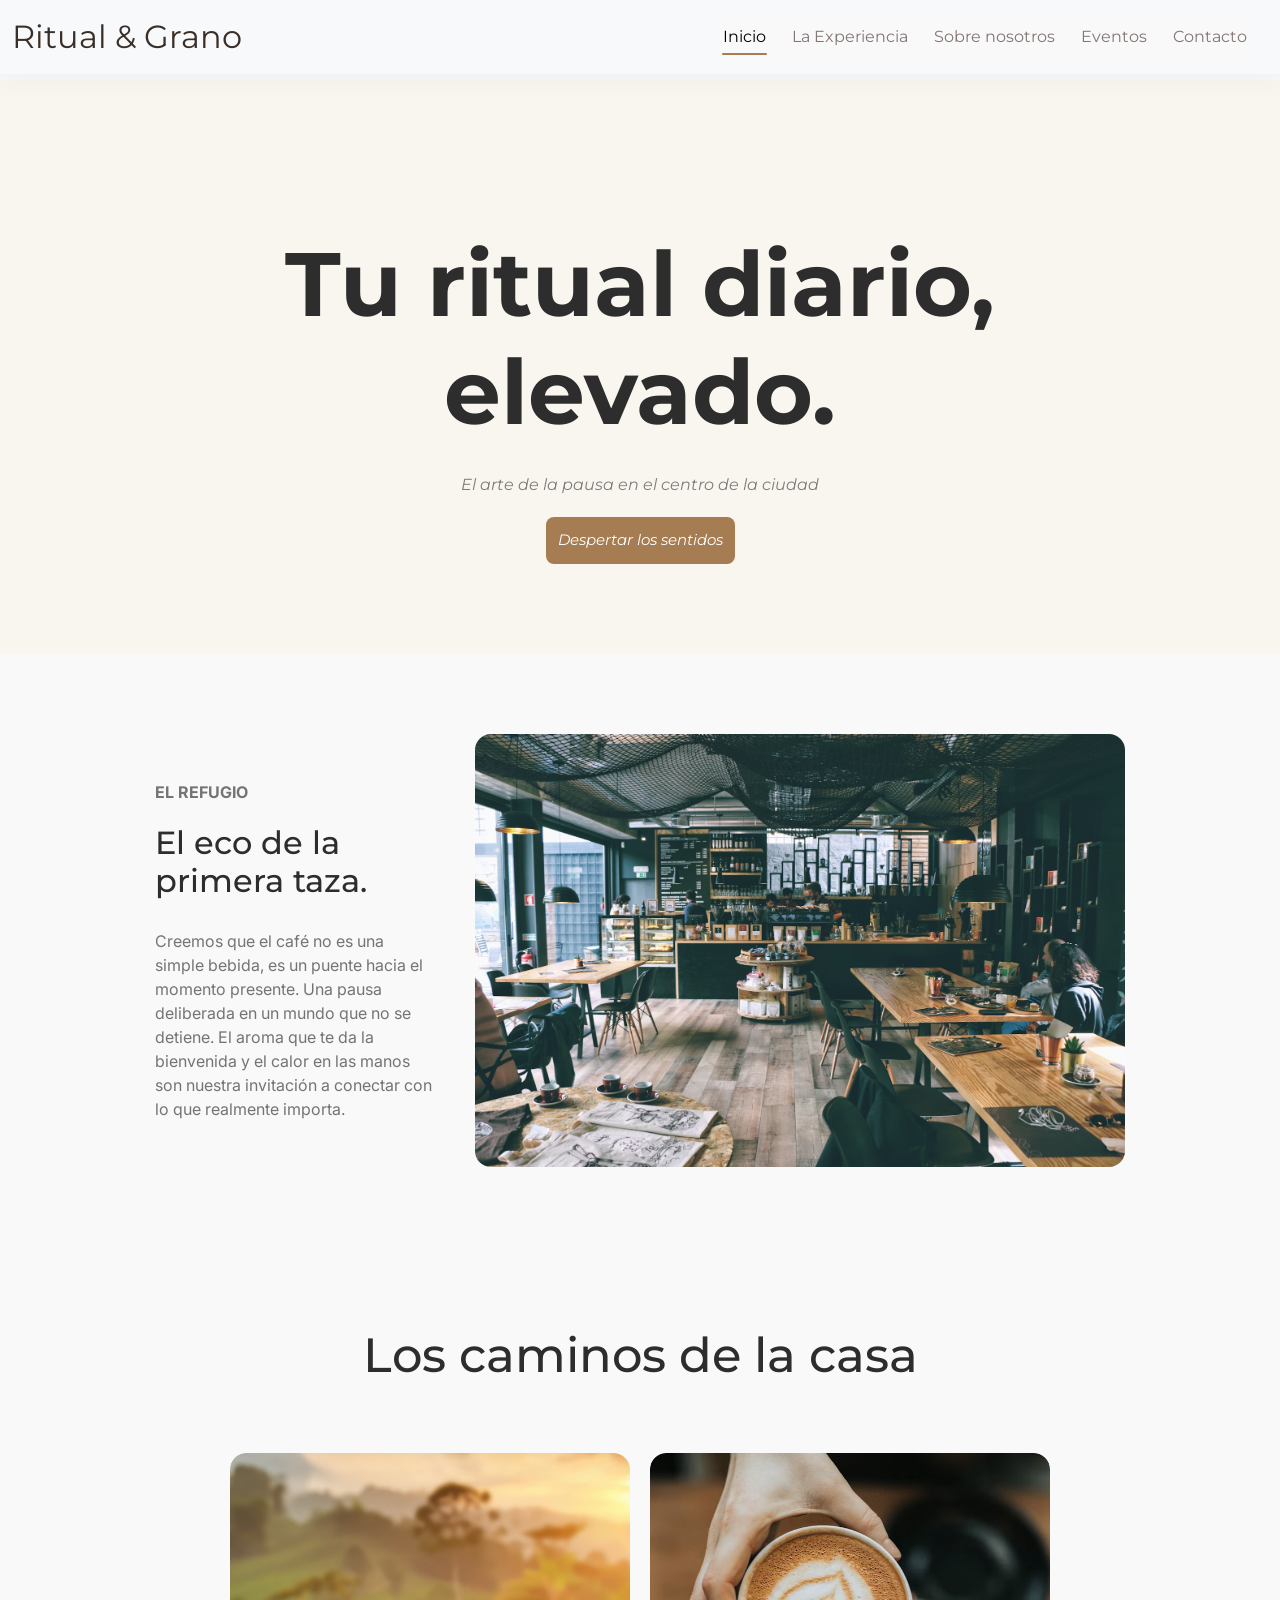
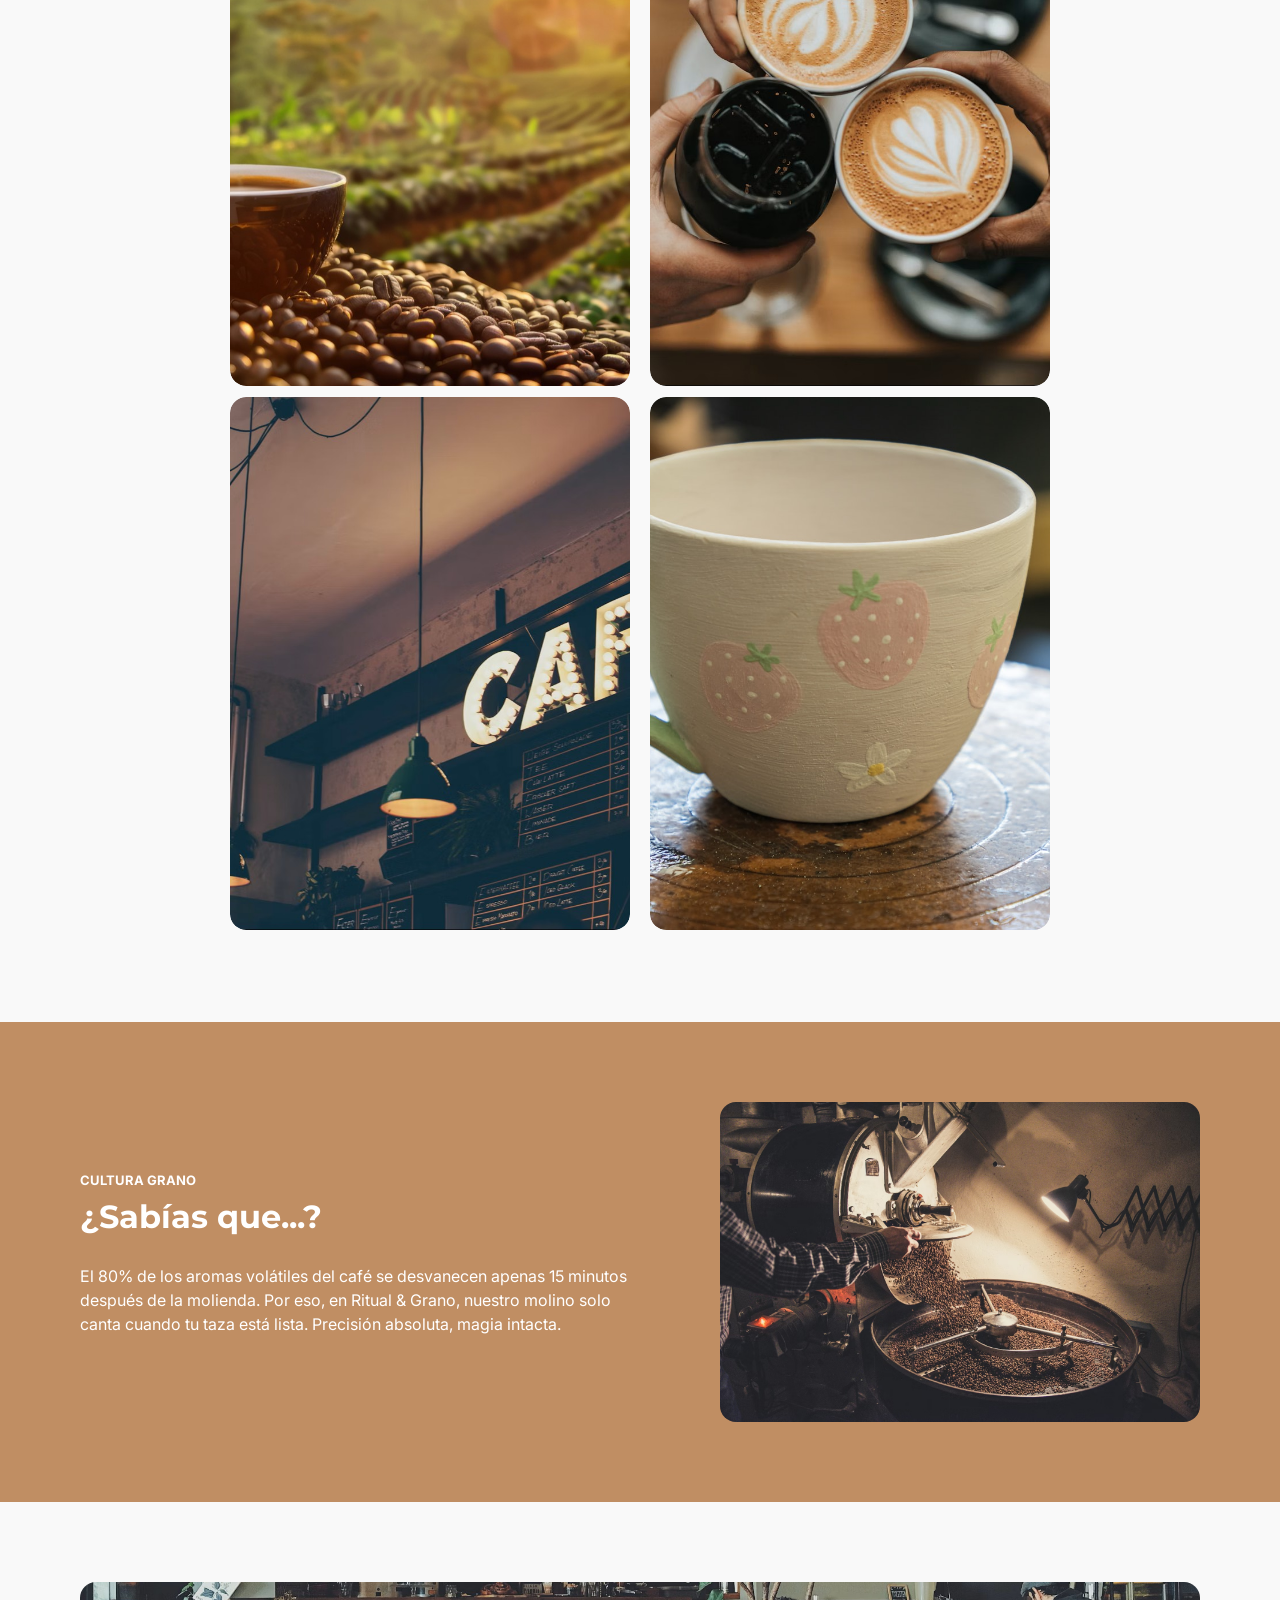
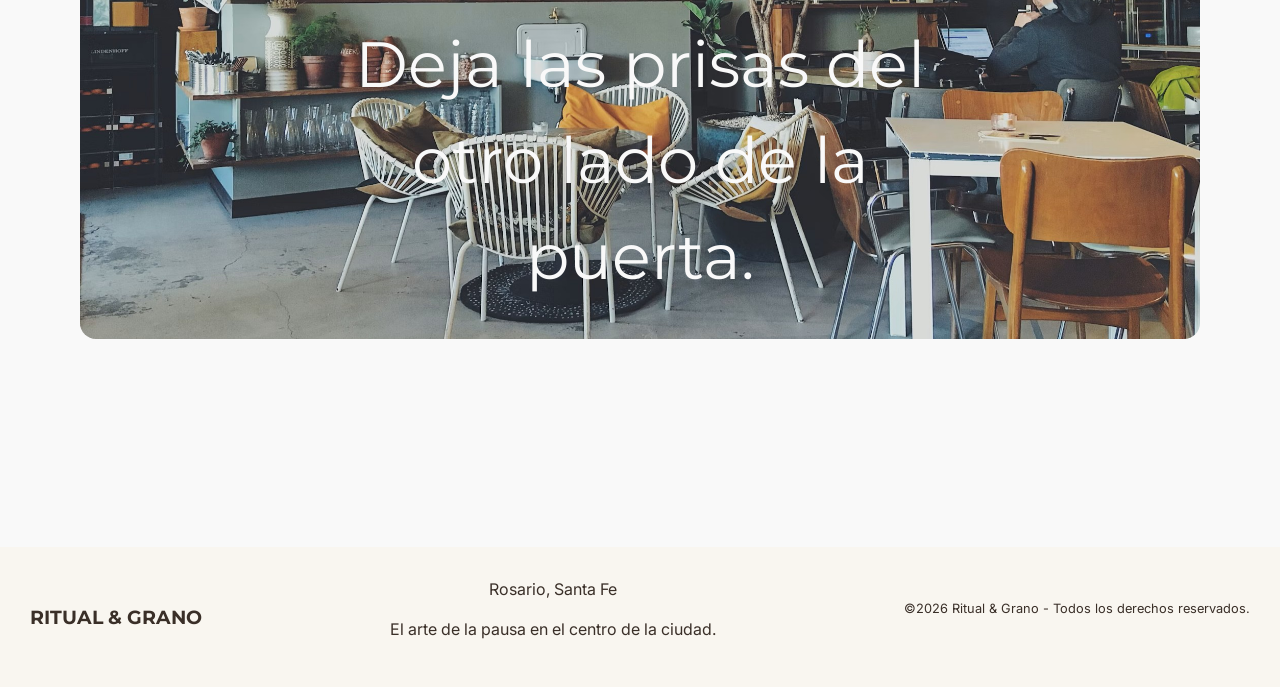
<file: index.html>
<!DOCTYPE html>
<html lang="es">
<head>
    <!-- Configuracion basica del documento -->
    <meta charset="UTF-8">
    <meta name="viewport" content="width=device-width, initial-scale=1.0">
    <meta name="description" content="Ritual & Grano: El arte de la pausa en el centro de la ciudad. Descubre nuestra experiencia única de café de especialidad, donde cada taza es un ritual que despierta tus sentidos. Ubicados en Rosario, te invitamos a conectar con lo esencial a través de nuestro café cuidadosamente seleccionado y preparado. Bienvenido a tu nuevo refugio urbano.">
    <meta name="keywords" content="ritual y grano, Café de especialidad, cafetería en Rosario, experiencia de café, ritual del café, pausa urbana, café cuidadosamente seleccionado, cultura del café, café artesanal">
    <title>Ritual & Grano</title>

    <!-- Bootstrap y estilos propios compilados desde SCSS -->
    <link href="https://cdn.jsdelivr.net/npm/bootstrap@5.3.8/dist/css/bootstrap.min.css" rel="stylesheet" integrity="sha384-sRIl4kxILFvY47J16cr9ZwB07vP4J8+LH7qKQnuqkuIAvNWLzeN8tE5YBujZqJLB" crossorigin="anonymous">
    <link rel="stylesheet" href="https://cdnjs.cloudflare.com/ajax/libs/animate.css/4.1.1/animate.min.css">
    <link rel="stylesheet" href="https://cdn.jsdelivr.net/npm/aos@2.3.4/dist/aos.css">
    <link rel="stylesheet" href="./styles/styles.css">
</head>
<body>
    <!-- Encabezado y navegacion principal -->
    <header>
    <nav class="navbar navbar-expand-lg bg-body-tertiary">
        <div class="container-fluid">
             <a class="navbar-brand titulo" href="index.html">Ritual & Grano</a>
                 <button class="navbar-toggler" type="button" data-bs-toggle="collapse" data-bs-target="#navbarNavDropdown" aria-controls="navbarNavDropdown" aria-expanded="false" aria-label="Toggle navigation">
                    <span class="navbar-toggler-icon"></span>
                 </button>
                 <div class="collapse navbar-collapse" id="navbarNavDropdown">
            <ul class="navbar-nav">
                <li class="nav-item">
                    <a class="nav-link active" aria-current="page" href="index.html">Inicio</a>
                </li>
                <li class="nav-item">
                    <a class="nav-link" href="styles/La-experiencia.html">La Experiencia</a>
                </li>
                <li class="nav-item">
                    <a class="nav-link" href="styles/Sobre-nosotros.html">Sobre nosotros</a>
                </li>
                <li class="nav-item">
                    <a class="nav-link" href="styles/Eventos.html">Eventos</a>
                </li>
                <li class="nav-item">
                        <a class="nav-link" href="styles/Contacto.html">Contacto</a>
                     <ul class="dropdown-menu">
                        <li><a class="dropdown-item" href="#">Action</a></li>
                        <li><a class="dropdown-item" href="#">Another action</a></li>
                        <li><a class="dropdown-item" href="#">Something else here</a></li>
                     </ul>
                </li>
            </ul>
        </div>
  </div>
    </nav>
    </header>


    <main>
        <!-- Hero principal de la pagina de inicio -->
        <section class="ritual-diario">
            <h2 class="animate__animated animate__fadeInUp animacion-lenta">Tu ritual diario, <br>elevado.</h2>
            <p class="animate__animated animate__fadeInUp animacion-delay-150">El arte de la pausa en el centro de la ciudad</p>
            <button class="boton-exp animate__animated animate__fadeInUp animacion-delay-300"><a class="exp-link" href="styles/La-experiencia.html">Despertar los sentidos</a></button>
        </section>

        <!-- Presentacion breve del concepto de la cafeteria -->
        <section class="eco">
            <article class="eco-text" data-aos="fade-right">
                <p class="eco-text-ref">EL REFUGIO</p>
                <h3>El eco de la primera taza.</h3>
                <P class="eco-text-p">Creemos que el café no es una simple bebida, es un puente hacia el momento presente. Una pausa deliberada en un mundo que no se detiene. El aroma que te da la bienvenida y el calor en las manos son nuestra invitación a conectar con lo que realmente importa.</P>
            </article>
            <article class="eco-img" data-aos="fade-left" data-aos-delay="120">
                <img class="eco-img" src="imagenes/Imagen-cafeteria-general.avif" alt="Cafetería General" width="700" height="auto">
            </article>
        </section>

        <!-- Accesos visuales a las paginas internas -->
        <section class="tres-caminos">
            <h3 data-aos="fade-up">Los caminos de la casa</h3>
            <div class="tres-caminos-art">
            <article data-aos="zoom-in">
                <a href="styles/Sobre-nosotros.html"><img class="tres-caminos-img" src="imagenes/Campo-de-cafe.jpg" alt="Campo de café de especialidad" width="400" height="533"></a>
                <p class="tres-caminos-tar">Nuestra Historia: Tierra, tiempo y paciencia.</p>
            </article>
            <article data-aos="zoom-in" data-aos-delay="120">
                <a href="styles/La-experiencia.html"><img class="tres-caminos-img"  src="imagenes/tres-tazas.jpg" alt="Tres tazas de café" width="400" height="auto"></a>
                <p class="tres-caminos-tar">La Carta: Alquimia y precisión en tu taza.</p>
            </article>
            <article data-aos="zoom-in" data-aos-delay="240">
                <a href="styles/Contacto.html"><img class="tres-caminos-img" src="imagenes/casa-cafe.jpg" alt="Casa de café" width="400" height="auto"></a>
                <p class="tres-caminos-tar">Nuestra Casa: Tu nuevo refugio en Rosario.</p>
            </article>
            <article data-aos="zoom-in" data-aos-delay="300">
                <a href="styles/Eventos.html"><img class="tres-caminos-img" src="imagenes/merienda-ceramica.jpg" alt="Taza de cerámica pintada" width="400" height="auto"></a>
                <p class="tres-caminos-tar">Nuestros Eventos: Música, juegos y meriendas.</p>
            </article>
            </div>
        </section>

        <!-- Bloque informativo sobre el cafe y la molienda -->
        <section class="cultura-grano">
            <article class="cultura-grano-text" data-aos="fade-right">
            <p class="p1-culygrano">CULTURA GRANO</p>
            <h3><strong>¿Sabías que...?</strong></h3>
            <p>El 80% de los aromas volátiles del café se desvanecen apenas 15 minutos después de la molienda. Por eso, en Ritual & Grano, nuestro molino solo canta cuando tu taza está lista. Precisión absoluta, magia intacta.</p>
            </article>
            <article class="cultura-grano-img" data-aos="fade-left" data-aos-delay="120">
                <img class="img-cultura-grano" src="imagenes/cafe-molienda.jpg" alt="Café moliendo" width="600" height="auto">
            </article>
        </section>

        <!-- Cierre visual de la pagina de inicio -->
        <section class="deja-las-prisas" data-aos="zoom-in">
            <img src="imagenes/cafeteria-fondo-2-panoramica.jpg" alt="mesas de cafetería" width="1000" height="auto">
            <p><span data-aos="fade-up" data-aos-delay="150">Deja las prisas del otro lado de la puerta.</span></p>
        </section>

    </main>


    <!-- Pie de pagina compartido -->
    <footer>
        <section class="final-de-pagina">
       <h3><a href="index.html" class="titulo-final"><strong>RITUAL & GRANO</strong></a></h3>
        <article class="direccion-final">
       <P>Rosario, Santa Fe</P>
       <p>El arte de la pausa en el centro de la ciudad.</p>
       </article>
        <p class="derechos-reservados"> ©2026 Ritual & Grano - Todos los derechos reservados.</p>
       </section>
    </footer>

    <!-- Script de Bootstrap para el menu responsive -->
    <script src="https://cdn.jsdelivr.net/npm/aos@2.3.4/dist/aos.js"></script>
    <script>
        if (window.AOS) {
            AOS.init({
                duration: 750,
                easing: "ease-out-cubic",
                once: true,
                offset: 90
            });
        }
    </script>
    <script src="https://cdn.jsdelivr.net/npm/bootstrap@5.3.8/dist/js/bootstrap.bundle.min.js" integrity="sha384-FKyoEForCGlyvwx9Hj09JcYn3nv7wiPVlz7YYwJrWVcXK/BmnVDxM+D2scQbITxI" crossorigin="anonymous"></script>
</body>
</html>
</file>
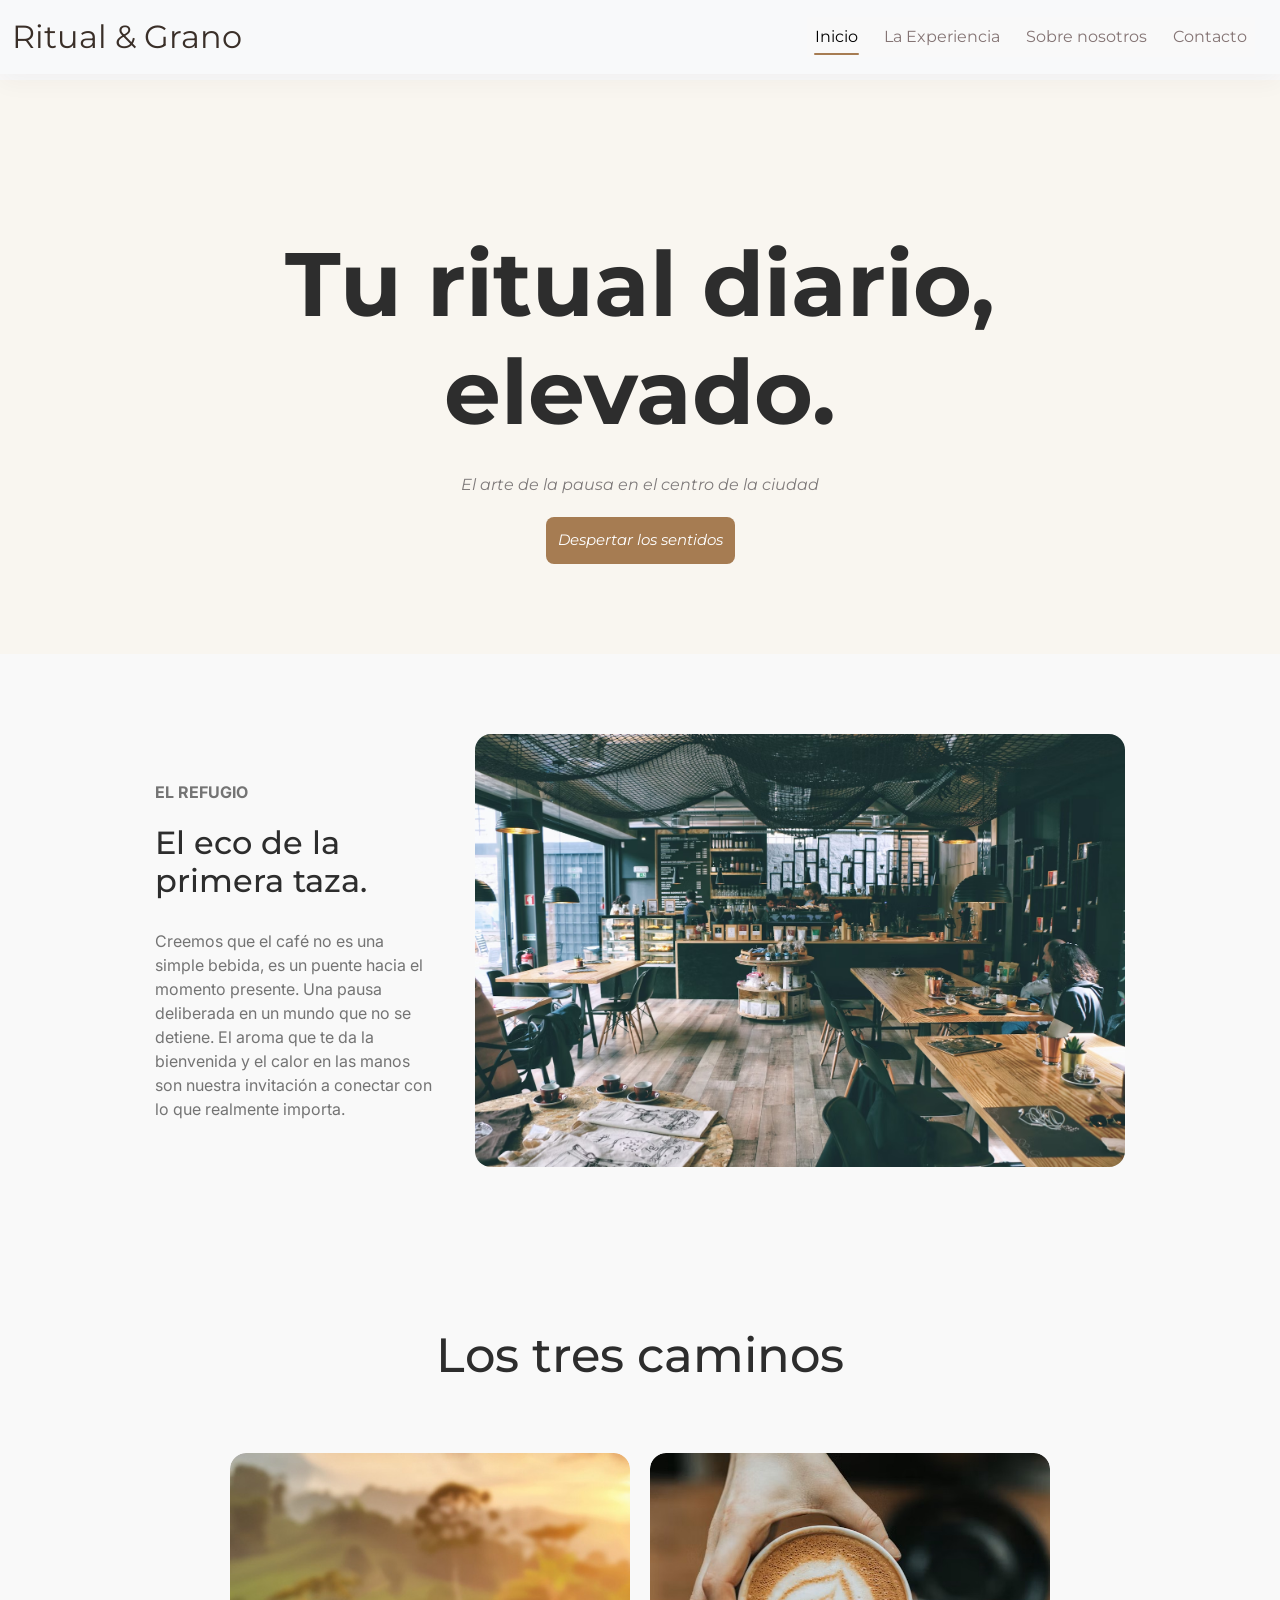
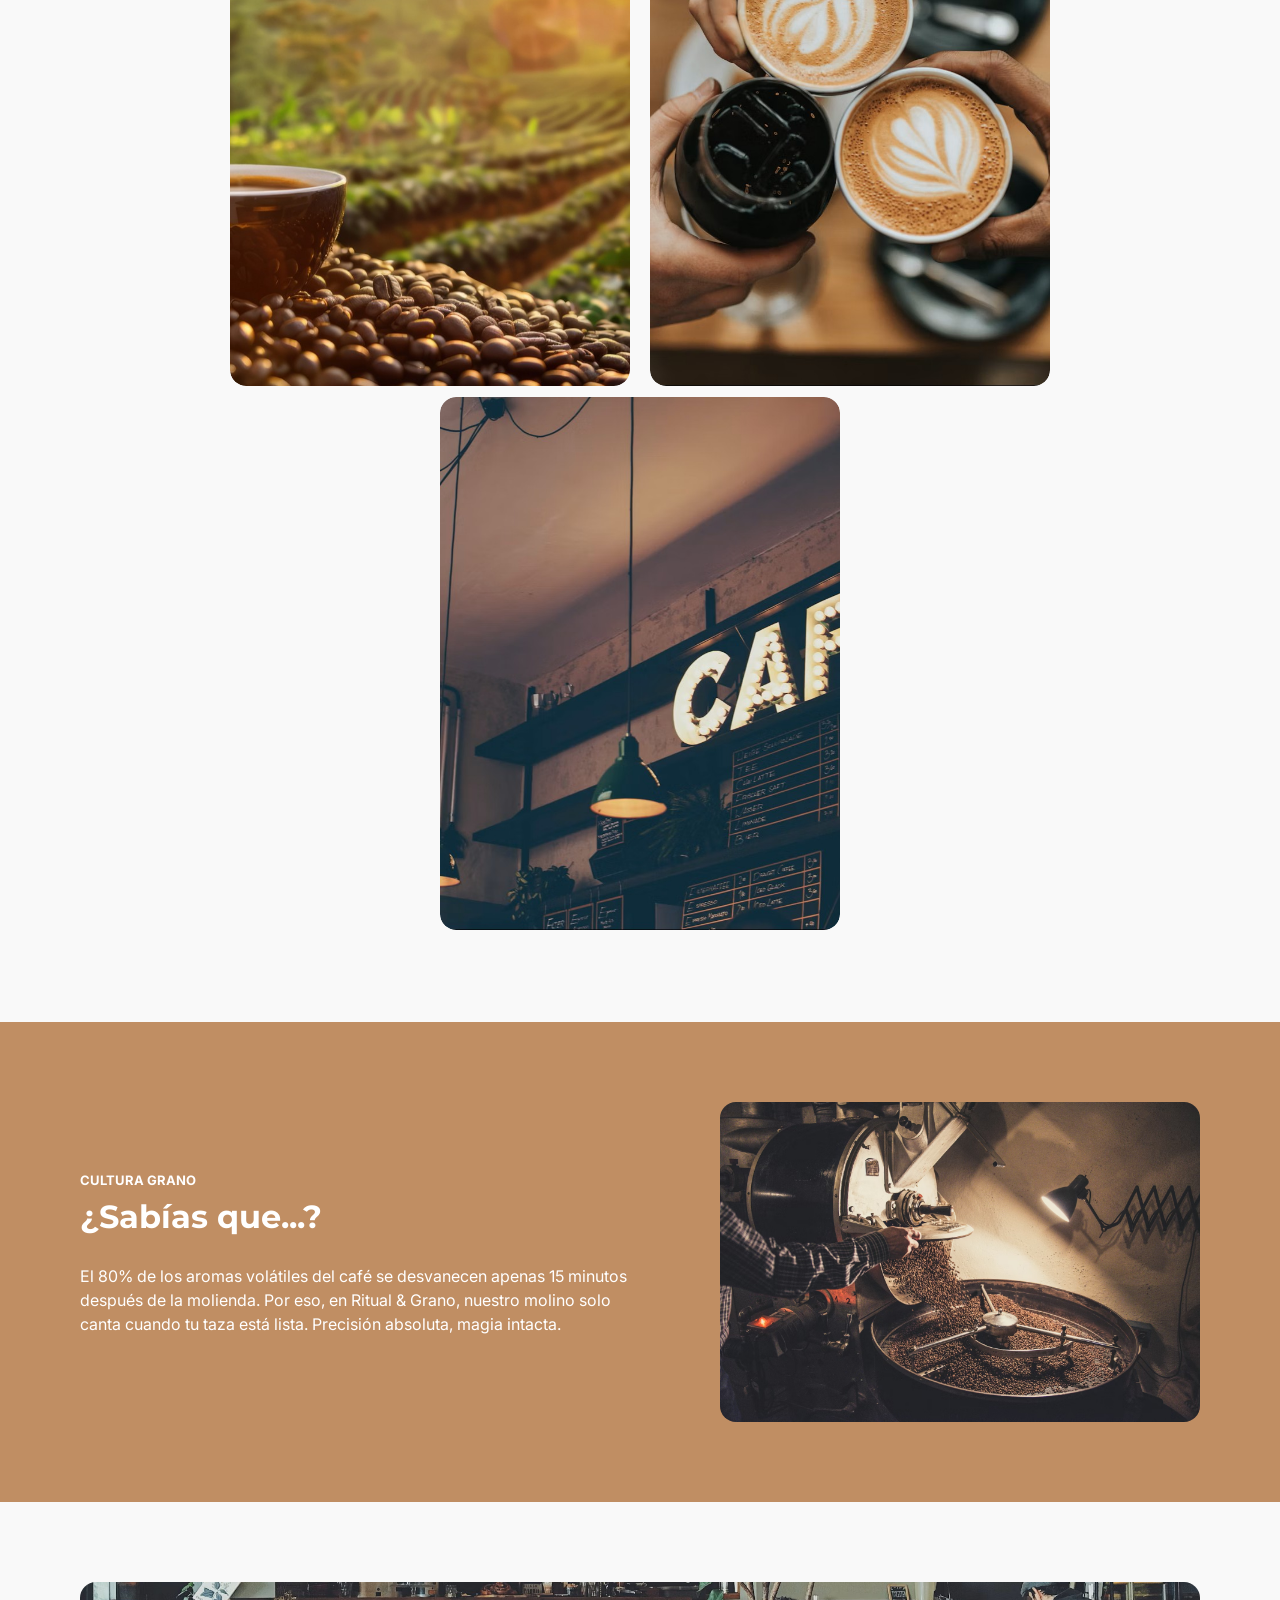
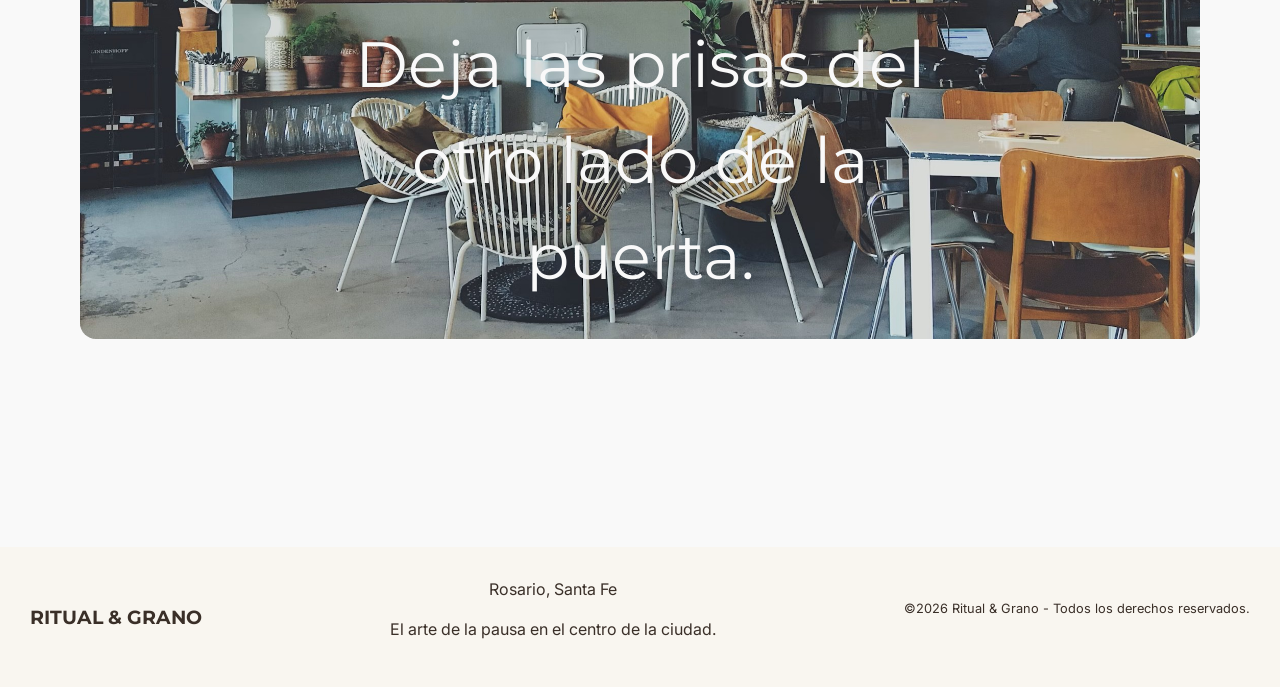
<file: styles/index.html>
<!DOCTYPE html>
<html lang="es">
<head>
    <meta charset="UTF-8">
    <meta name="viewport" content="width=device-width, initial-scale=1.0">
    <title>Ritual & Grano</title>
    <link href="https://cdn.jsdelivr.net/npm/bootstrap@5.3.8/dist/css/bootstrap.min.css" rel="stylesheet" integrity="sha384-sRIl4kxILFvY47J16cr9ZwB07vP4J8+LH7qKQnuqkuIAvNWLzeN8tE5YBujZqJLB" crossorigin="anonymous">
    <link rel="stylesheet" href="./styles.css">
</head>
<body>
    <header>
    <nav class="navbar navbar-expand-lg bg-body-tertiary">
        <div class="container-fluid">
             <a class="navbar-brand titulo" href="index.html">Ritual & Grano</a>
                 <button class="navbar-toggler" type="button" data-bs-toggle="collapse" data-bs-target="#navbarNavDropdown" aria-controls="navbarNavDropdown" aria-expanded="false" aria-label="Toggle navigation">
                    <span class="navbar-toggler-icon"></span>
                 </button>
                 <div class="collapse navbar-collapse" id="navbarNavDropdown">
            <ul class="navbar-nav">
                <li class="nav-item">
                    <a class="nav-link active" aria-current="page" href="index.html">Inicio</a>
                </li>
                <li class="nav-item">
                    <a class="nav-link" href="La-experiencia.html">La Experiencia</a>
                </li>
                <li class="nav-item">
                    <a class="nav-link" href="Sobre-nosotros.html">Sobre nosotros</a>
                </li>
                <li class="nav-item">
                        <a class="nav-link" href="Contacto.html">Contacto</a>
                     <ul class="dropdown-menu">
                        <li><a class="dropdown-item" href="#">Action</a></li>
                        <li><a class="dropdown-item" href="#">Another action</a></li>
                        <li><a class="dropdown-item" href="#">Something else here</a></li>
                     </ul>
                </li>
            </ul>
        </div>
  </div>
    </nav>
    </header>


    <main>
        <section class="ritual-diario">
            <h2>Tu ritual diario, <br>elevado.</h2>
            <p>El arte de la pausa en el centro de la ciudad</p>
            <button class="boton-exp"><a class="exp-link" href="La-experiencia.html">Despertar los sentidos</a></button>
        </section>

        <section class="eco">
            <article class="eco-text">
                <p class="eco-text-ref">EL REFUGIO</p>
                <h3>El eco de la primera taza.</h3>
                <P class="eco-text-p">Creemos que el café no es una simple bebida, es un puente hacia el momento presente. Una pausa deliberada en un mundo que no se detiene. El aroma que te da la bienvenida y el calor en las manos son nuestra invitación a conectar con lo que realmente importa.</P>
            </article>
            <article class="eco-img">
                <img class="eco-img" src="../imagenes/Imagen-cafeteria-general.avif" alt="Cafetería General" width="700" height="auto">
            </article>
        </section>

        <section class="tres-caminos">
            <h3>Los tres caminos</h3>
            <div class="tres-caminos-art">
            <article>
                <a href="./Sobre-nosotros.html"><img class="tres-caminos-img" src="../imagenes/Campo-de-cafe.jpg" alt="Campo de café de especialidad" width="400" height="533"></a>
                <p class="tres-caminos-tar">Nuestra Historia: Tierra, tiempo y paciencia.</p>
            </article>
            <article>
                <a href="./La-experiencia.html"><img class="tres-caminos-img"  src="../imagenes/tres-tazas.jpg" alt="Tres tazas de café" width="400" height="auto"></a>
                <p class="tres-caminos-tar">La Carta: Alquimia y precisión en tu taza.</p>
            </article>
            <article>
                <a href="./Contacto.html"><img class="tres-caminos-img" src="../imagenes/casa-cafe.jpg" alt="Casa de café" width="400" height="auto"></a>
                <p class="tres-caminos-tar">Nuestra Casa: Tu nuevo refugio en Rosario.</p>
            </article>
            </div>
        </section>

        <section class="cultura-grano">
            <article class="cultura-grano-text">
            <p class="p1-culygrano">CULTURA GRANO</p>
            <h3><strong>¿Sabías que...?</strong></h3>
            <p>El 80% de los aromas volátiles del café se desvanecen apenas 15 minutos después de la molienda. Por eso, en Ritual & Grano, nuestro molino solo canta cuando tu taza está lista. Precisión absoluta, magia intacta.</p>
            </article>
            <article class="cultura-grano-img">
                <img class="img-cultura-grano" src="../imagenes/cafe-molienda.jpg" alt="Café moliendo" width="600" height="auto">
            </article>
        </section>

        <section class="deja-las-prisas">
            <img src="../imagenes/cafeteria-fondo-2-panoramica.jpg" alt="mesas de cafetería" width="1000" height="auto">
            <p>Deja las prisas del otro lado de la puerta.</p>
        </section>

    </main>


    <footer>
        <section class="final-de-pagina">
       <h3><a href="Inicio.html" class="titulo-final"><strong>RITUAL & GRANO</strong></a></h3>
        <article class="direccion-final">
       <P>Rosario, Santa Fe</P>
       <p>El arte de la pausa en el centro de la ciudad.</p>
       </article>
        <p class="derechos-reservados"> ©2026 Ritual & Grano - Todos los derechos reservados.</p>
       </section>
    </footer>
    <script src="https://cdn.jsdelivr.net/npm/bootstrap@5.3.8/dist/js/bootstrap.bundle.min.js" integrity="sha384-FKyoEForCGlyvwx9Hj09JcYn3nv7wiPVlz7YYwJrWVcXK/BmnVDxM+D2scQbITxI" crossorigin="anonymous"></script>
</body>
</html>
</file>
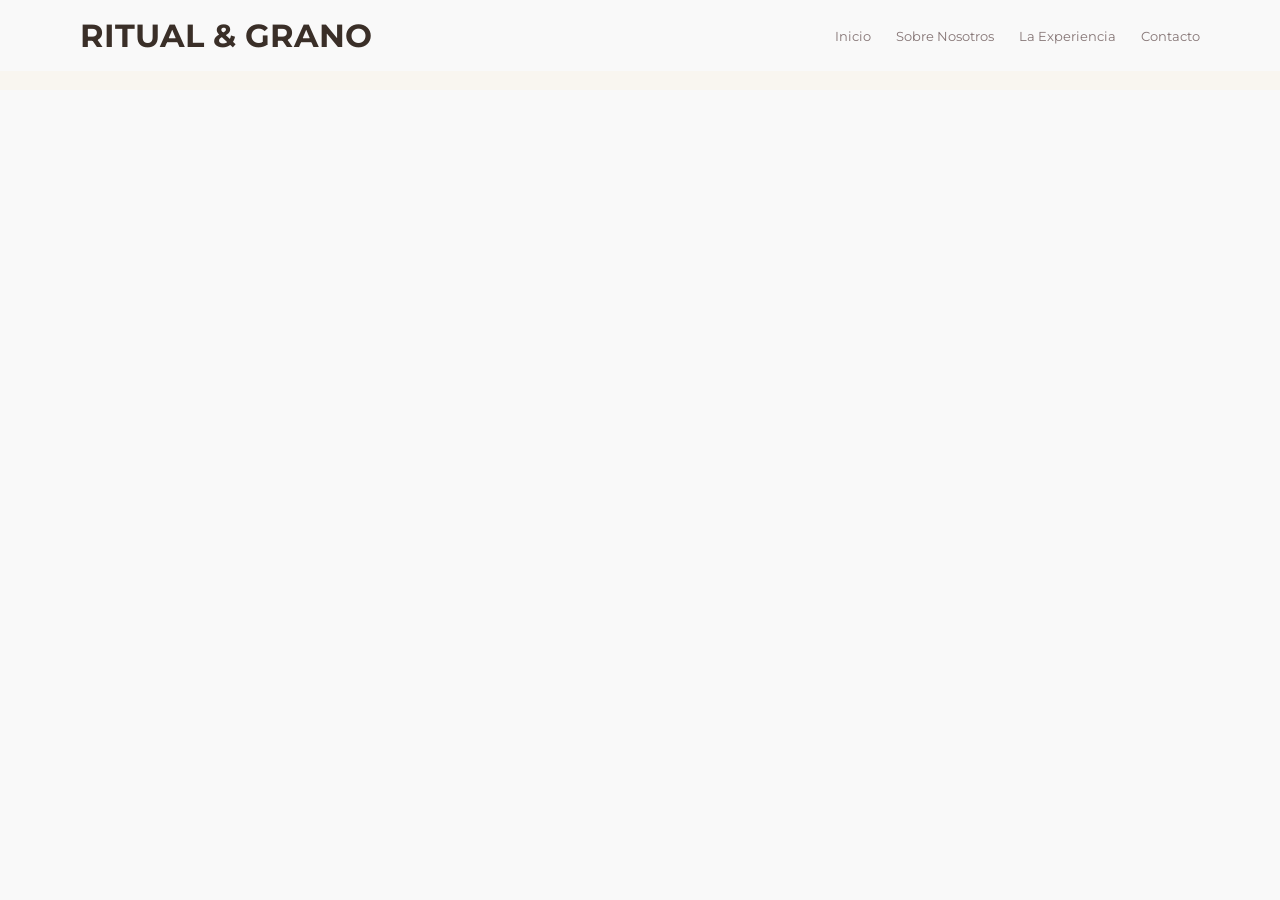
<file: Proyecto/Contacto.html>
<!DOCTYPE html>
<html lang="es">
<head>
    <meta charset="UTF-8">
    <meta name="viewport" content="width=device-width, initial-scale=1.0">
    <title>Ritual & Grano - Contacto</title>
     <link rel="stylesheet" href="./Ritual&Grano.css">
</head>
<body>
     <header>
        <nav class="barra">
            <h1 class="Titulo"><a href="Inicio.html" class="titulo"><strong>RITUAL & GRANO</strong></a></h1>
            <ul>
                <li><a class="barra-link" href="Inicio.html">Inicio</a></li>
                <li><a class="barra-link" href="Sobre-nosotros.html">Sobre Nosotros</a></li>
                <li><a class="barra-link" href="La-experiencia.html">La Experiencia</a></li>
                <li><a class="barra-link" href="Contacto.html">Contacto</a></li>
            </ul>
        </nav>
    </header>


    <main>
     

    </main>


    <footer>
        <section class="final-de-pagina">
       <h3><a href="Inicio.html" class="titulo-final"><strong>RITUAL & GRANO</strong></a></h3>
        <article class="direccion-final">
       <P>Rosario, Santa Fe</P>
       <p>El arte de la pausa en el centro de la ciudad.</p>
       </article>
        <p class="derechos reservados"> ©2026 Ritual & Grano - todos los derechos reservados.</p>
       </section>
    </footer>
</body>
</html>
</file>
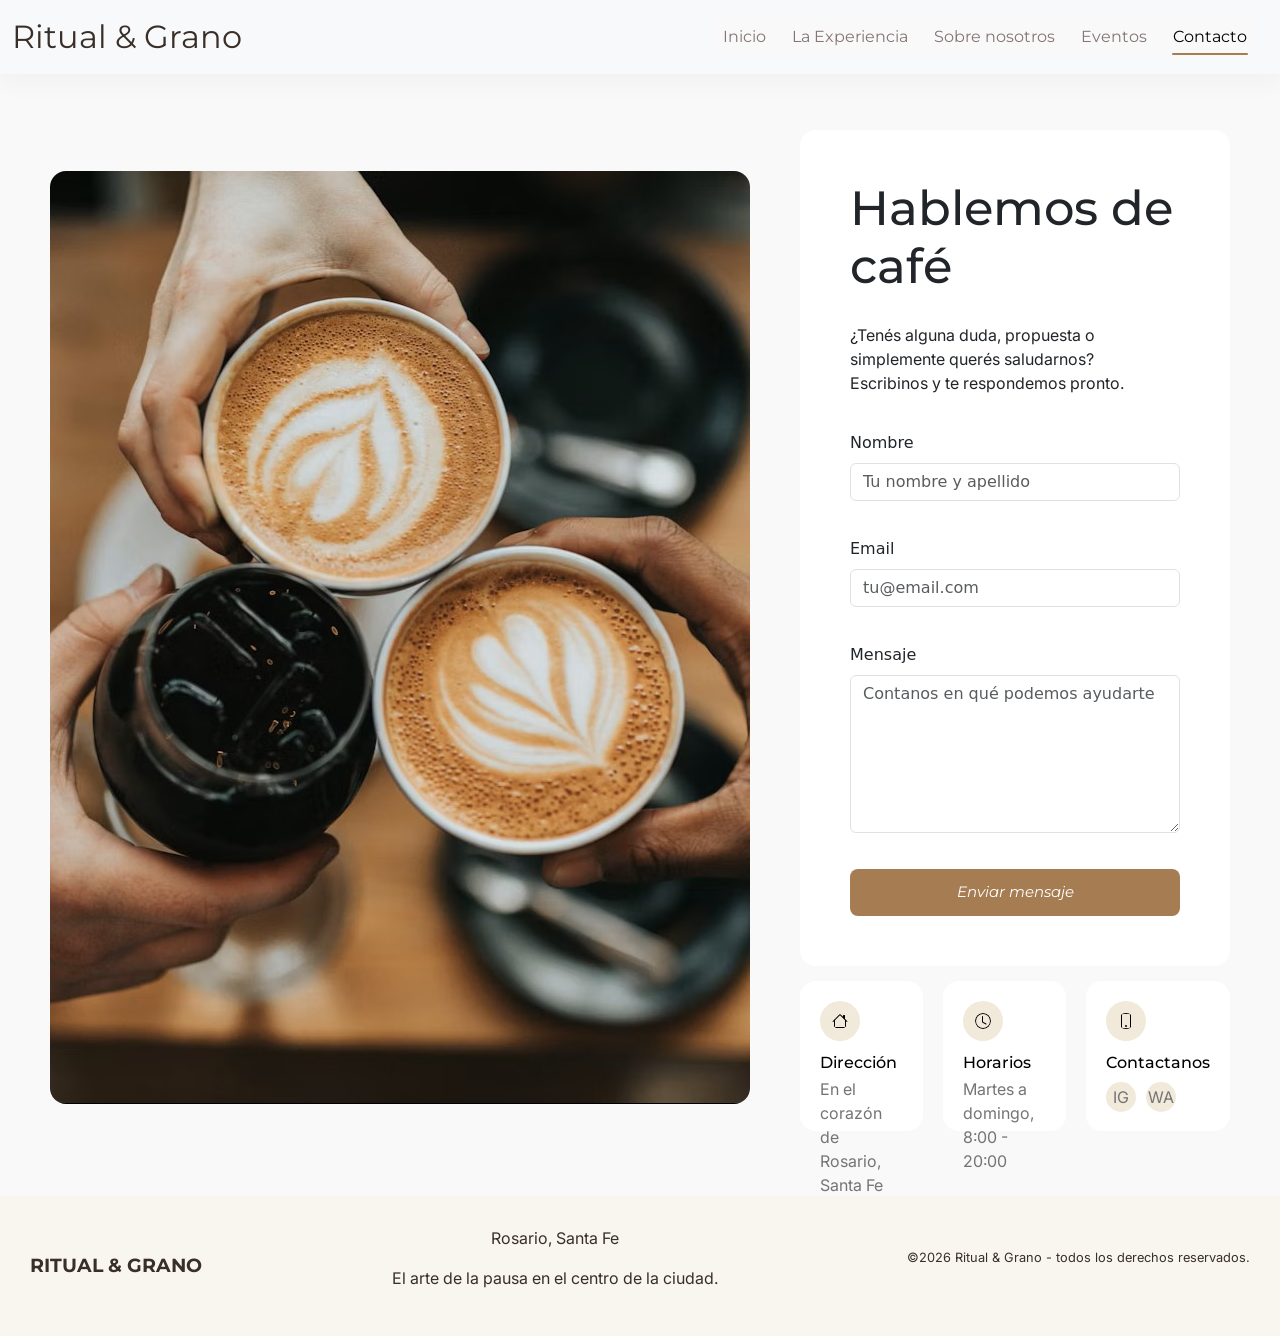
<file: styles/Contacto.html>
<!DOCTYPE html>
<html lang="es">
<head>
    <!-- Configuración básica del documento -->
    <meta charset="UTF-8">
    <meta name="viewport" content="width=device-width, initial-scale=1.0">
    <meta name="description" content="Ritual & Grano: El arte de la pausa en el centro de la ciudad. Descubre nuestra experiencia única de café de especialidad, donde cada taza es un ritual que despierta tus sentidos. Ubicados en Rosario, te invitamos a conectar con lo esencial a través de nuestro café cuidadosamente seleccionado y preparado. Bienvenido a tu nuevo refugio urbano.">
    <meta name="keywords" content="contacto,ritual y grano, mensaje, cafetería en Rosario">
    <title>Ritual & Grano - Contacto</title>

     <!-- Bootstrap y estilos propios compilados desde SCSS -->
     <link href="https://cdn.jsdelivr.net/npm/bootstrap@5.3.8/dist/css/bootstrap.min.css" rel="stylesheet" integrity="sha384-sRIl4kxILFvY47J16cr9ZwB07vP4J8+LH7qKQnuqkuIAvNWLzeN8tE5YBujZqJLB" crossorigin="anonymous">
     <link rel="stylesheet" href="https://cdnjs.cloudflare.com/ajax/libs/animate.css/4.1.1/animate.min.css">
     <link rel="stylesheet" href="https://cdn.jsdelivr.net/npm/aos@2.3.4/dist/aos.css">
     <link rel="stylesheet" href="./styles.css">
</head>
<body>
    <!-- Encabezado y navegación principal -->
    <header>
    <nav class="navbar navbar-expand-lg bg-body-tertiary">
        <div class="container-fluid">
             <a class="navbar-brand titulo" href="../index.html">Ritual & Grano</a>
                 <button class="navbar-toggler" type="button" data-bs-toggle="collapse" data-bs-target="#navbarNavDropdown" aria-controls="navbarNavDropdown" aria-expanded="false" aria-label="Toggle navigation">
                    <span class="navbar-toggler-icon"></span>
                 </button>
                 <div class="collapse navbar-collapse" id="navbarNavDropdown">
            <ul class="navbar-nav">
                <li class="nav-item">
                    <a class="nav-link" aria-current="page" href="../index.html">Inicio</a>
                </li>
                <li class="nav-item">
                    <a class="nav-link" href="La-experiencia.html">La Experiencia</a>
                </li>
                <li class="nav-item">
                    <a class="nav-link" href="Sobre-nosotros.html">Sobre nosotros</a>
                </li>
                <li class="nav-item">
                    <a class="nav-link" href="Eventos.html">Eventos</a>
                </li>
                <li class="nav-item">
                        <a class="nav-link active" href="Contacto.html">Contacto</a>
                     <ul class="dropdown-menu">
                        <li><a class="dropdown-item" href="#">Action</a></li>
                        <li><a class="dropdown-item" href="#">Another action</a></li>
                        <li><a class="dropdown-item" href="#">Something else here</a></li>
                     </ul>
                </li>
            </ul>
        </div>
  </div>
    </nav>
    </header>


    <main>
        <section class="contacto">

            <img src="../imagenes/tres-tazas.jpg" alt="Tres tazas de café" class="imagen-contacto" data-aos="fade-right">
            
            <div class="contacto-general">
                <div class="formulario animate__animated animate__fadeInUp animacion-lenta">
                    <h1>Hablemos de café</h1>
                    <p>¿Tenés alguna duda, propuesta o simplemente querés saludarnos? <br> Escribinos y te respondemos pronto.</p>

                    <div class="mb-3 input-text">
                        <label for="exampleFormControlInput1" class="form-label">Nombre</label>
                        <input type="name" class="form-control" id="formulario-nombre" placeholder="Tu nombre y apellido">
                    </div>
                    <div class="mb-3 input-text">
                        <label for="exampleFormControlInput1" class="form-label">Email</label>
                        <input type="email" class="form-control" id="formulario-email" placeholder="tu@email.com">
                    </div>
                    <div class="mb-3 input-text">
                        <label for="exampleFormControlTextarea1" class="form-label">Mensaje</label>
                        <textarea class="form-control" id="formulario-mensaje" rows="6" placeholder="Contanos en qué podemos ayudarte"></textarea>
                    </div>
                    <button type="submit" class="boton-contacto">Enviar mensaje</button>
                </div>
                <div class="tags-contacto">
                    <div class="direccion" data-aos="fade-up">
                        <img class="logo-contacto" src="../imagenes/icons/house.svg" alt="">
                        <h6>Dirección</h6>
                        <p>En el corazón de Rosario, Santa Fe</p>
                    </div>
                    <div class="horarios" data-aos="fade-up" data-aos-delay="100">
                        <img class="logo-contacto" src="../imagenes/icons/clock.svg" alt="">
                        <h6>Horarios</h6>
                        <p>Martes a domingo, 8:00 - 20:00</p>
                    </div>
                    <div class="contactanos" data-aos="fade-up" data-aos-delay="200">
                        <img class="logo-contacto" src="../imagenes/icons/phone.svg" alt="">
                        <h6>Contactanos</h6>
                        <div class="links-contacto">
                            <a class="link-redes" href="http://instagram.com">IG</a> 
                            <a class="link-redes" href="https://web.whatsapp.com/">WA</a> 
                        </div>
                    </div>
                </div>
            </div>
        </section>
        
        
      




    </main>


    <!-- Pie de página compartido -->
    <footer>
        <section class="final-de-pagina">
       <h3><a href="../index.html" class="titulo-final"><strong>RITUAL & GRANO</strong></a></h3>
        <article class="direccion-final">
       <P>Rosario, Santa Fe</P>
       <p>El arte de la pausa en el centro de la ciudad.</p>
       </article>
        <p class="derechos reservados"> ©2026 Ritual & Grano - todos los derechos reservados.</p>
       </section>
    </footer>

    <!-- Script de Bootstrap para el menú responsive -->
    <script src="https://cdn.jsdelivr.net/npm/aos@2.3.4/dist/aos.js"></script>
    <script>
        if (window.AOS) {
            AOS.init({
                duration: 750,
                easing: "ease-out-cubic",
                once: true,
                offset: 90
            });
        }
    </script>
    <script src="https://cdn.jsdelivr.net/npm/bootstrap@5.3.8/dist/js/bootstrap.bundle.min.js" integrity="sha384-FKyoEForCGlyvwx9Hj09JcYn3nv7wiPVlz7YYwJrWVcXK/BmnVDxM+D2scQbITxI" crossorigin="anonymous"></script>
</body>
</html>
</file>
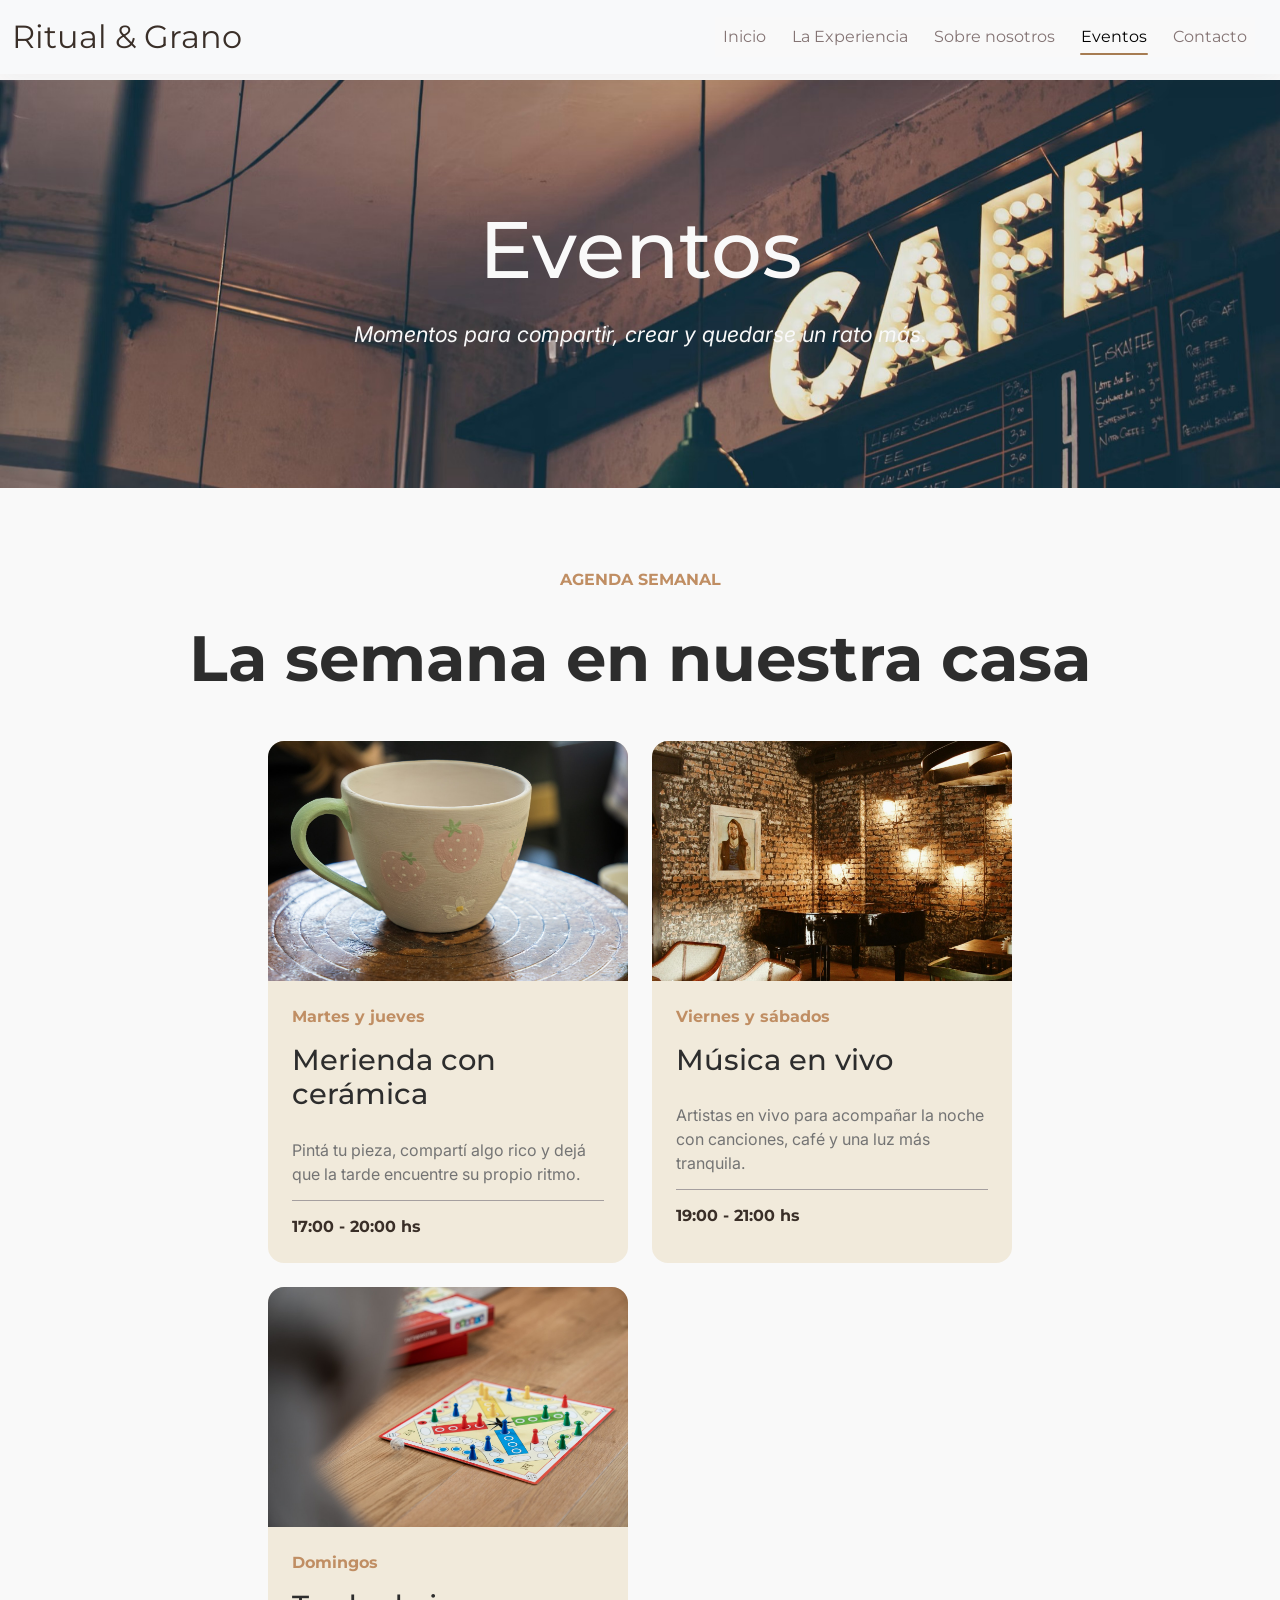
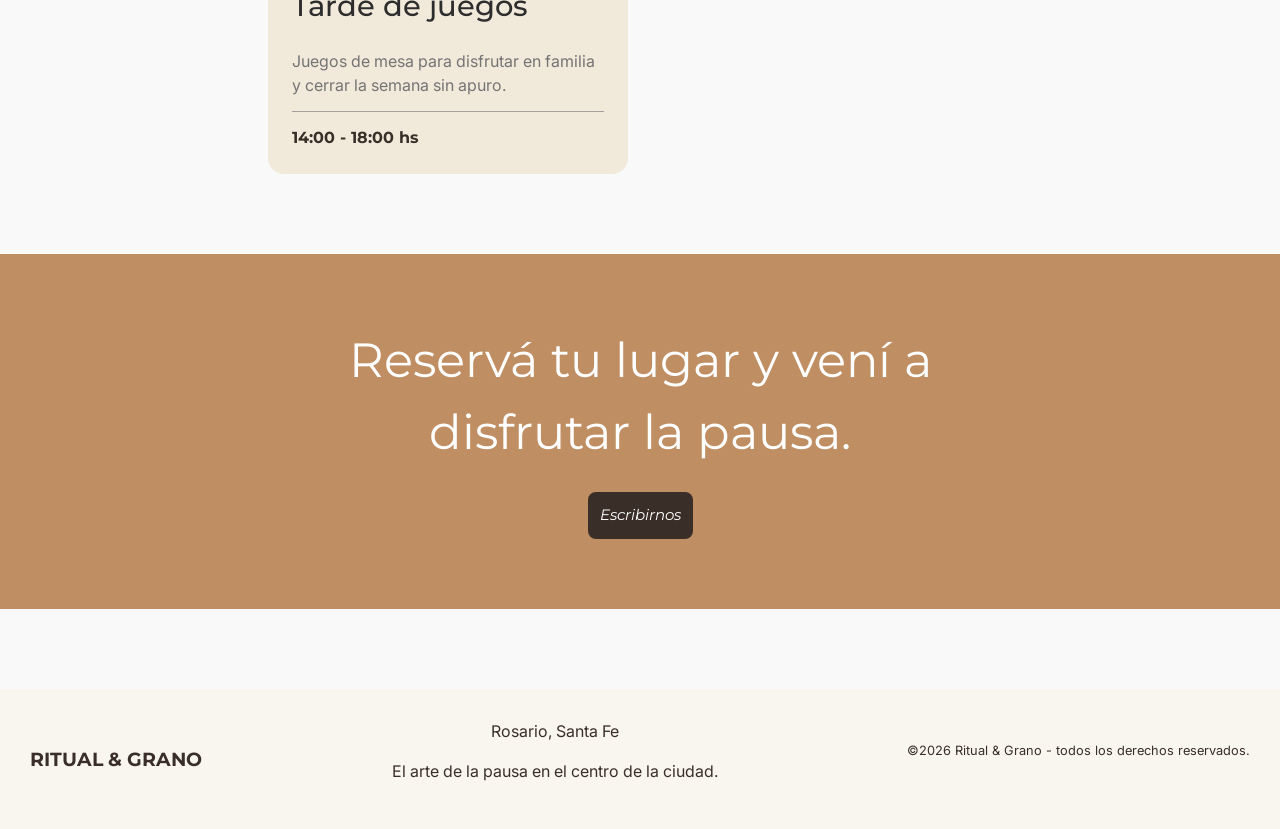
<file: styles/Eventos.html>
<!DOCTYPE html>
<html lang="es">
<head>
    <!-- Configuracion basica del documento -->
    <meta charset="UTF-8">
    <meta name="viewport" content="width=device-width, initial-scale=1.0">
    <meta name="description" content="Ritual & Grano: Eventos semanales para compartir una pausa distinta. Meriendas con pintura de cerámica, shows de música en vivo y tardes de juegos de mesa en Rosario.">
    <meta name="keywords" content="eventos, ritual y grano, cafe en Rosario, musica en vivo, ceramica, juegos de mesa">
    <title>Ritual & Grano - Eventos</title>

     <!-- Bootstrap y estilos propios compilados desde SCSS -->
     <link href="https://cdn.jsdelivr.net/npm/bootstrap@5.3.8/dist/css/bootstrap.min.css" rel="stylesheet" integrity="sha384-sRIl4kxILFvY47J16cr9ZwB07vP4J8+LH7qKQnuqkuIAvNWLzeN8tE5YBujZqJLB" crossorigin="anonymous">
     <link rel="stylesheet" href="https://cdnjs.cloudflare.com/ajax/libs/animate.css/4.1.1/animate.min.css">
     <link rel="stylesheet" href="https://cdn.jsdelivr.net/npm/aos@2.3.4/dist/aos.css">
     <link rel="stylesheet" href="./styles.css">
</head>
<body>
    <!-- Encabezado y navegacion principal -->
    <header>
    <nav class="navbar navbar-expand-lg bg-body-tertiary">
        <div class="container-fluid">
             <a class="navbar-brand titulo" href="../index.html">Ritual & Grano</a>
                 <button class="navbar-toggler" type="button" data-bs-toggle="collapse" data-bs-target="#navbarNavDropdown" aria-controls="navbarNavDropdown" aria-expanded="false" aria-label="Toggle navigation">
                    <span class="navbar-toggler-icon"></span>
                 </button>
                 <div class="collapse navbar-collapse" id="navbarNavDropdown">
            <ul class="navbar-nav">
                <li class="nav-item">
                    <a class="nav-link" aria-current="page" href="../index.html">Inicio</a>
                </li>
                <li class="nav-item">
                    <a class="nav-link" href="La-experiencia.html">La Experiencia</a>
                </li>
                <li class="nav-item">
                    <a class="nav-link" href="Sobre-nosotros.html">Sobre nosotros</a>
                </li>
                <li class="nav-item">
                    <a class="nav-link active" href="Eventos.html">Eventos</a>
                </li>
                <li class="nav-item">
                        <a class="nav-link" href="Contacto.html">Contacto</a>
                     <ul class="dropdown-menu">
                        <li><a class="dropdown-item" href="#">Action</a></li>
                        <li><a class="dropdown-item" href="#">Another action</a></li>
                        <li><a class="dropdown-item" href="#">Something else here</a></li>
                     </ul>
                </li>
            </ul>
        </div>
  </div>
    </nav>
    </header>

    <main>
        <!-- Hero de la pagina Eventos -->
        <section class="eventos-refugio">
            <article>
                <img src="../imagenes/Cafeteria-fondo-panoramica.jpg" class="eventos-refugio-img" alt="Cafetería fondo panorámica" width="1000" height="auto">
            </article>
            <article class="eventos-refugio-txt">
                <h1 class="animate__animated animate__fadeInUp animacion-lenta">Eventos</h1>
                <p class="animate__animated animate__fadeInUp animacion-delay-150">Momentos para compartir, crear y quedarse un rato más.</p>
            </article>
       </section>

       <!-- Agenda semanal de actividades -->
       <section class="agenda-eventos">
            <p class="agenda-eventos-ref" data-aos="fade-up">AGENDA SEMANAL</p>
            <h2 data-aos="fade-up" data-aos-delay="100">La semana en nuestra casa</h2>
            <div class="tarjetas-eventos">
                <article class="evento-card" data-aos="fade-up">
                    <img src="../imagenes/merienda-ceramica.jpg" class="evento-img" alt="Taza de cerámica pintada" width="400" height="auto">
                    <div class="evento-card-txt">
                        <p class="evento-dia">Martes y jueves</p>
                        <h3>Merienda con cerámica</h3>
                        <p>Pintá tu pieza, compartí algo rico y dejá que la tarde encuentre su propio ritmo.</p>
                        <p class="evento-horario">17:00 - 20:00 hs</p>
                    </div>
                </article>

                <article class="evento-card" data-aos="fade-up" data-aos-delay="120">
                    <img src="../imagenes/musica-en-vivo.jpg" class="evento-img" alt="Piano en un espacio cálido de café" width="400" height="auto">
                    <div class="evento-card-txt">
                        <p class="evento-dia">Viernes y sábados</p>
                        <h3>Música en vivo</h3>
                        <p>Artistas en vivo para acompañar la noche con canciones, café y una luz más tranquila.</p>
                        <p class="evento-horario">19:00 - 21:00 hs</p>
                    </div>
                </article>

                <article class="evento-card" data-aos="fade-up" data-aos-delay="240">
                    <img src="../imagenes/tarde-juegos.jpg" class="evento-img" alt="Juego de mesa sobre una mesa" width="400" height="auto">
                    <div class="evento-card-txt">
                        <p class="evento-dia">Domingos</p>
                        <h3>Tarde de juegos</h3>
                        <p>Juegos de mesa para disfrutar en familia y cerrar la semana sin apuro.</p>
                        <p class="evento-horario">14:00 - 18:00 hs</p>
                    </div>
                </article>
            </div>
       </section>

       <!-- Cierre con invitacion a reservar -->
       <section class="eventos-cierre" data-aos="zoom-in">
            <p>Reservá tu lugar y vení a disfrutar la pausa.</p>
            <button class="boton-eventos"><a class="exp-link" href="Contacto.html">Escribirnos</a></button>
       </section>
    </main>


    <!-- Pie de pagina compartido -->
    <footer>
        <section class="final-de-pagina">
       <h3><a href="../index.html" class="titulo-final"><strong>RITUAL & GRANO</strong></a></h3>
        <article class="direccion-final">
       <P>Rosario, Santa Fe</P>
       <p>El arte de la pausa en el centro de la ciudad.</p>
       </article>
        <p class="derechos reservados"> ©2026 Ritual & Grano - todos los derechos reservados.</p>
       </section>
    </footer>

    <!-- Script de Bootstrap para el menu responsive -->
    <script src="https://cdn.jsdelivr.net/npm/aos@2.3.4/dist/aos.js"></script>
    <script>
        if (window.AOS) {
            AOS.init({
                duration: 750,
                easing: "ease-out-cubic",
                once: true,
                offset: 90
            });
        }
    </script>
    <script src="https://cdn.jsdelivr.net/npm/bootstrap@5.3.8/dist/js/bootstrap.bundle.min.js" integrity="sha384-FKyoEForCGlyvwx9Hj09JcYn3nv7wiPVlz7YYwJrWVcXK/BmnVDxM+D2scQbITxI" crossorigin="anonymous"></script>
</body>
</html>
</file>
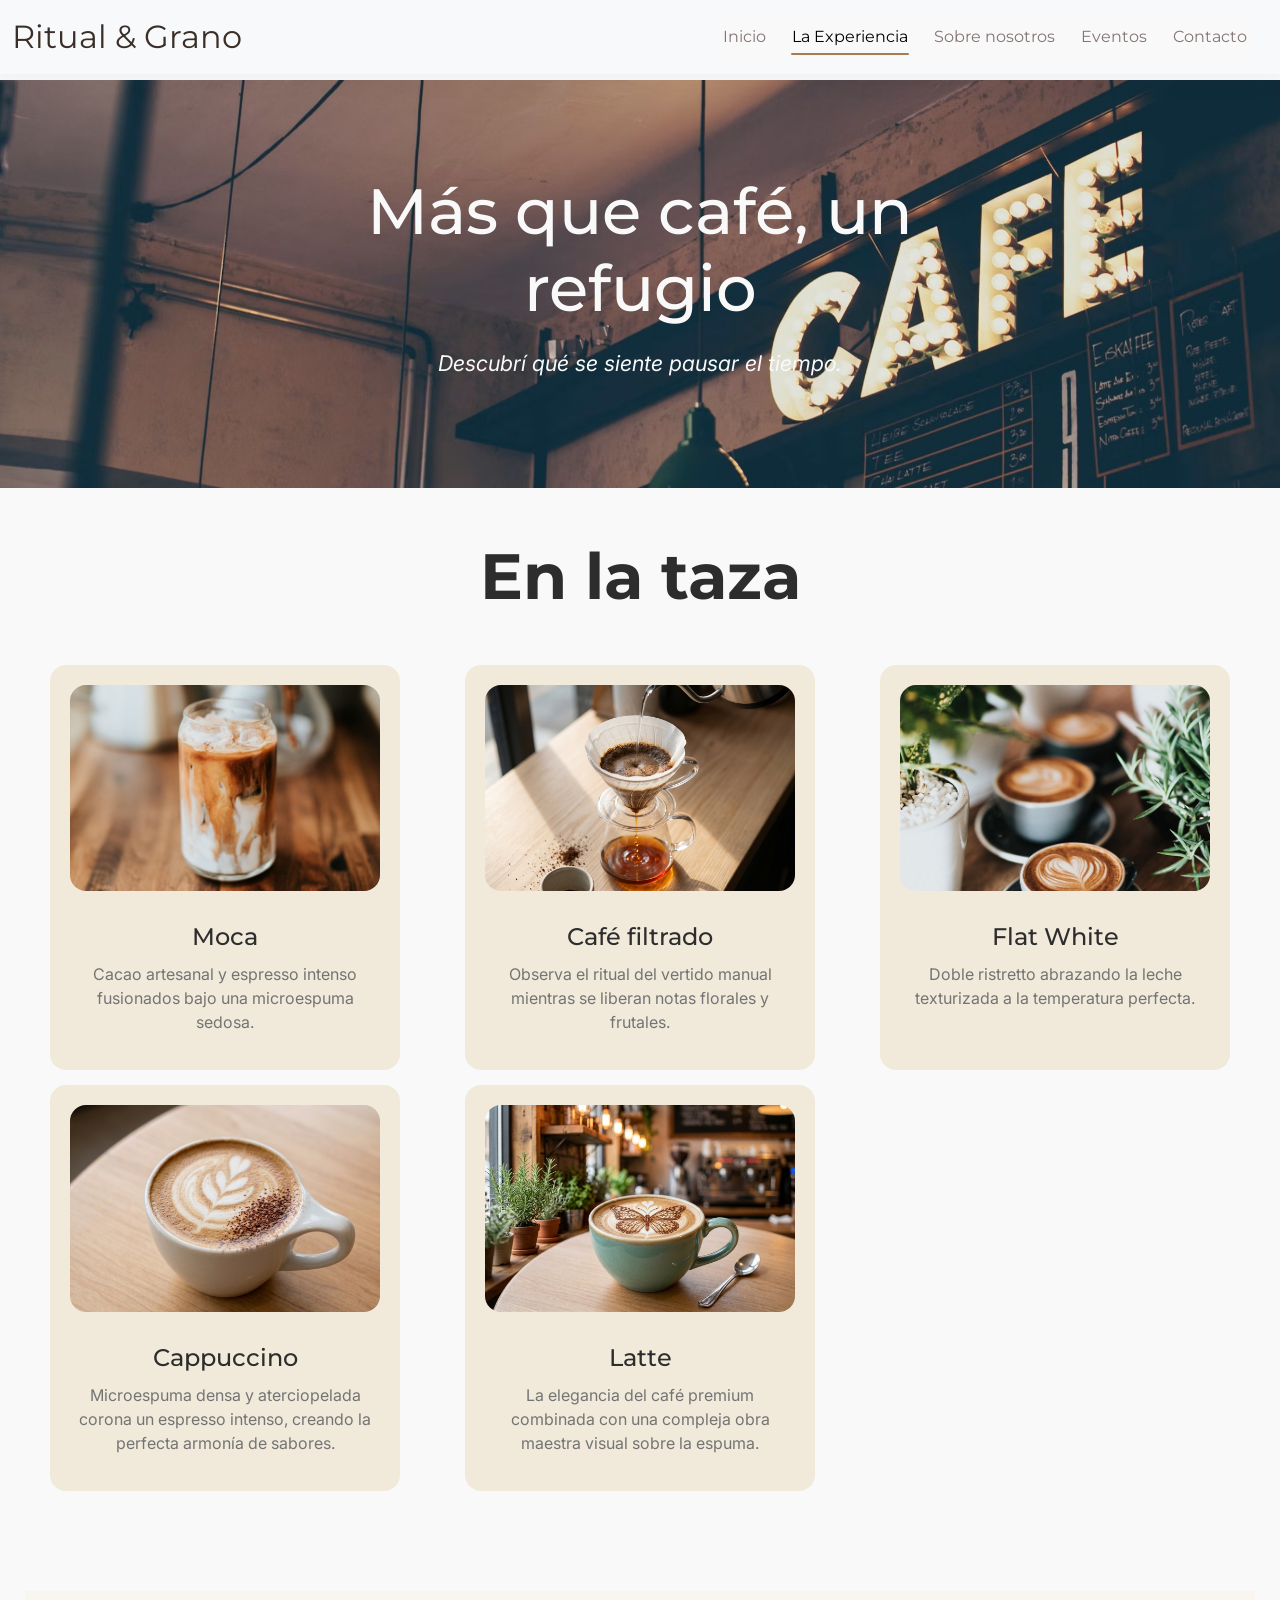
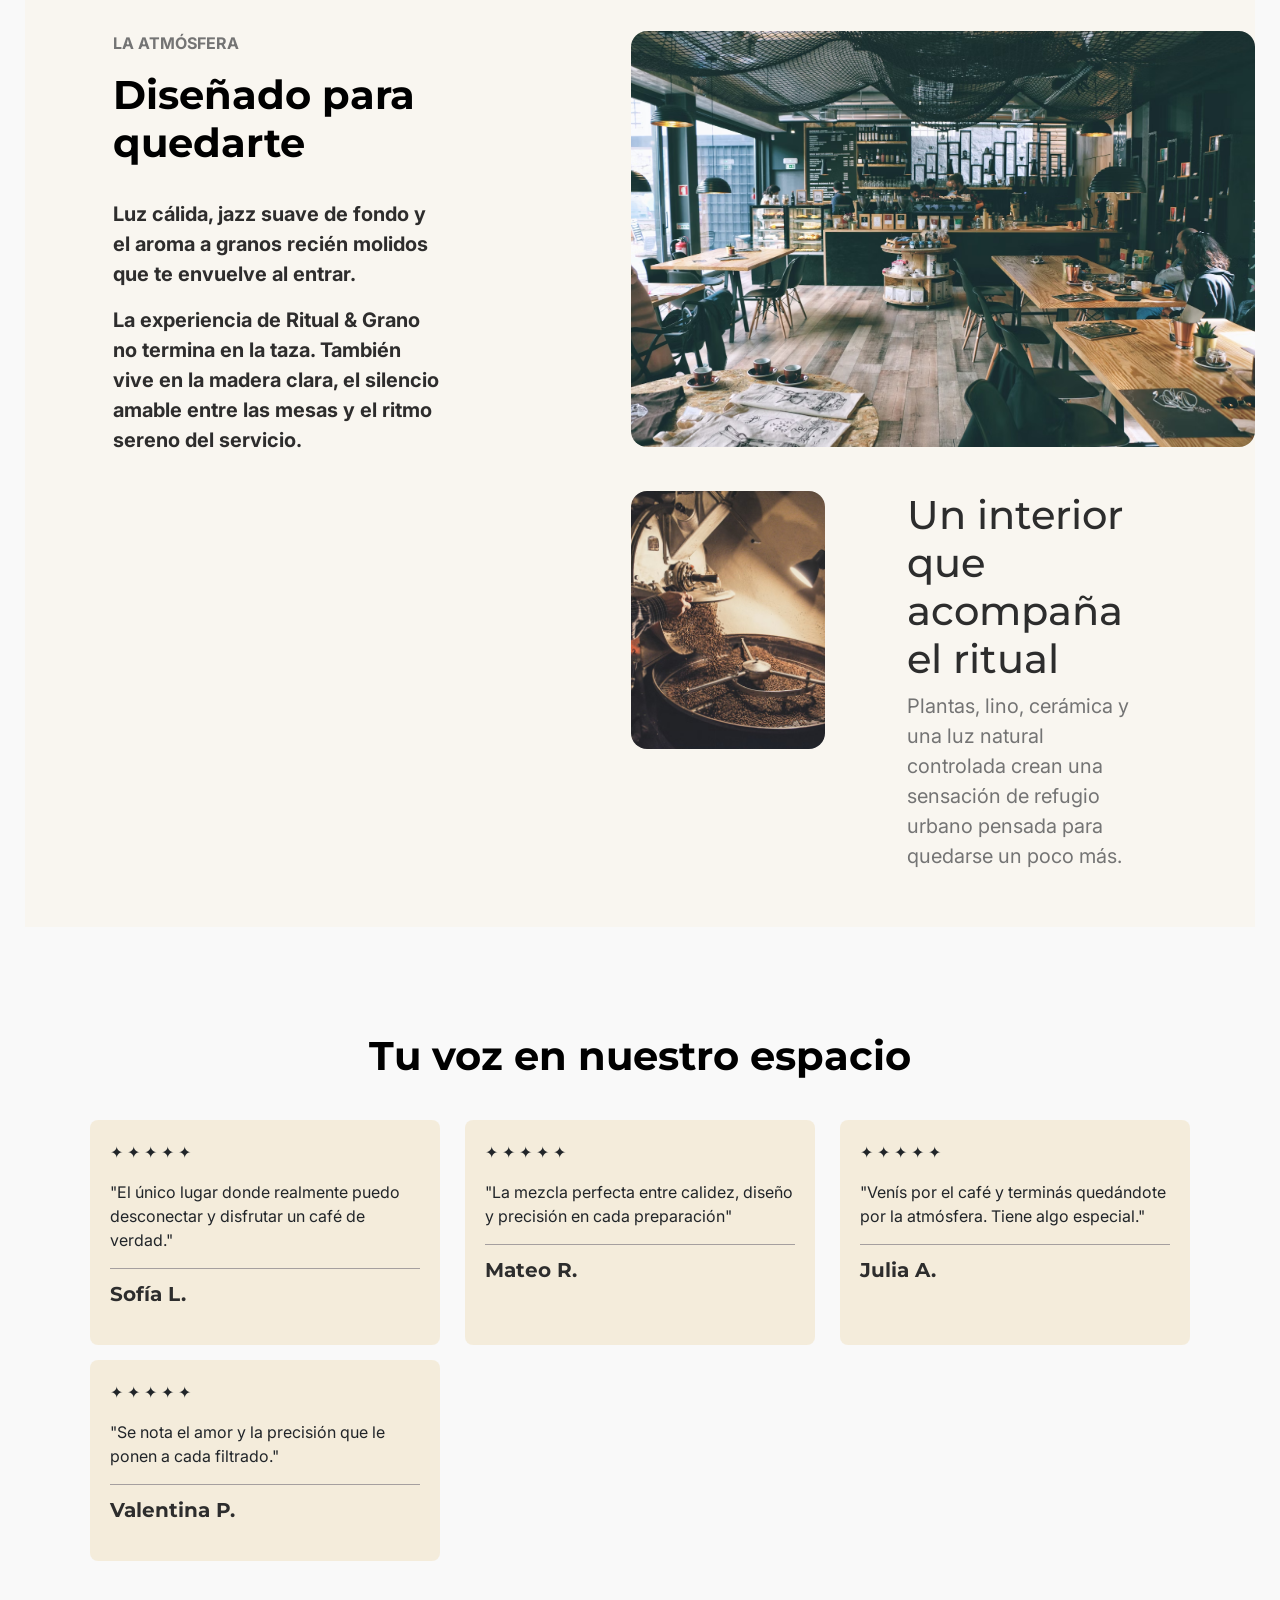
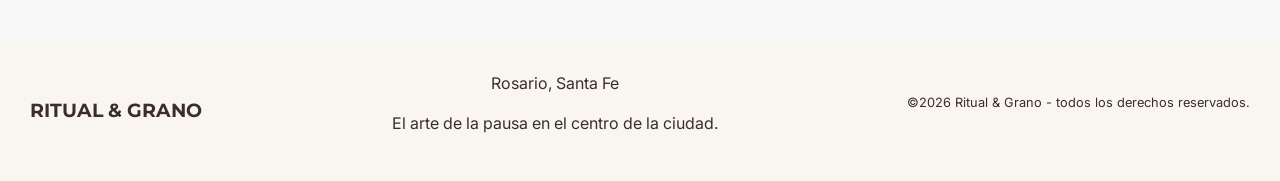
<file: styles/La-experiencia.html>
<!DOCTYPE html>
<html lang="es">
<head>
    <!-- Configuracion basica del documento -->
    <meta charset="UTF-8">
    <meta name="viewport" content="width=device-width, initial-scale=1.0">
    <meta name="description" content="Ritual & Grano: El arte de la pausa en el centro de la ciudad. Descubre nuestra experiencia única de café de especialidad, donde cada taza es un ritual que despierta tus sentidos. Ubicados en Rosario, te invitamos a conectar con lo esencial a través de nuestro café cuidadosamente seleccionado y preparado. Bienvenido a tu nuevo refugio urbano.">
    <meta name="keywords" content="experiencia, ritual y grano, cafe de especialidad, cafetería en Rosario">
    <title>Ritual & Grano - La Experiencia</title>

     <!-- Bootstrap y estilos propios compilados desde SCSS -->
     <link href="https://cdn.jsdelivr.net/npm/bootstrap@5.3.8/dist/css/bootstrap.min.css" rel="stylesheet" integrity="sha384-sRIl4kxILFvY47J16cr9ZwB07vP4J8+LH7qKQnuqkuIAvNWLzeN8tE5YBujZqJLB" crossorigin="anonymous">
     <link rel="stylesheet" href="https://cdnjs.cloudflare.com/ajax/libs/animate.css/4.1.1/animate.min.css">
     <link rel="stylesheet" href="https://cdn.jsdelivr.net/npm/aos@2.3.4/dist/aos.css">
     <link rel="stylesheet" href="./styles.css">
</head>
<body>
    <!-- Encabezado y navegacion principal -->
    <header>
    <nav class="navbar navbar-expand-lg bg-body-tertiary">
        <div class="container-fluid">
             <a class="navbar-brand titulo" href="../index.html">Ritual & Grano</a>
                 <button class="navbar-toggler" type="button" data-bs-toggle="collapse" data-bs-target="#navbarNavDropdown" aria-controls="navbarNavDropdown" aria-expanded="false" aria-label="Toggle navigation">
                    <span class="navbar-toggler-icon"></span>
                 </button>
                 <div class="collapse navbar-collapse" id="navbarNavDropdown">
            <ul class="navbar-nav">
                <li class="nav-item">
                    <a class="nav-link" aria-current="page" href="../index.html">Inicio</a>
                </li>
                <li class="nav-item">
                    <a class="nav-link active" href="La-experiencia.html">La Experiencia</a>
                </li>
                <li class="nav-item">
                    <a class="nav-link" href="Sobre-nosotros.html">Sobre nosotros</a>
                </li>
                <li class="nav-item">
                    <a class="nav-link" href="Eventos.html">Eventos</a>
                </li>
                <li class="nav-item">
                        <a class="nav-link" href="Contacto.html">Contacto</a>
                     <ul class="dropdown-menu">
                        <li><a class="dropdown-item" href="#">Action</a></li>
                        <li><a class="dropdown-item" href="#">Another action</a></li>
                        <li><a class="dropdown-item" href="#">Something else here</a></li>
                     </ul>
                </li>
            </ul>
        </div>
  </div>
    </nav>
    </header>

    <main>
        <!-- Hero de la pagina La Experiencia -->
        <section class="cafe-refugio">
            <article>
                <img src="../imagenes/Cafeteria-fondo-panoramica.jpg" class="cafe-refugio-img" alt="Cafetería fondo panorámica" width="1000" height="auto">
            </article>
            <article class="cafe-refugio-txt">
                <h1 class="animate__animated animate__fadeInUp animacion-lenta">Más que café, un refugio</h1>
                <p class="animate__animated animate__fadeInUp animacion-delay-150">Descubrí qué se siente pausar el tiempo.</p>
            </article>
       </section>

       <!-- Cards con variedades de cafe -->
       <section class="en-taza">
        <h2 class="en-taza-titulo" data-aos="fade-up">En la taza</h2>
        <div class="tarjetas-art">
            <article class="tarjeta-cafe" data-aos="fade-up">
                <img src="../imagenes/moca.jpg" class="tarjeta-cafe-img" alt="Moca" width="300" height="auto">
                <h3>Moca</h3>
                <p>Cacao artesanal y espresso intenso fusionados bajo una microespuma sedosa.</p>
            </article>

            <article class="tarjeta-cafe" data-aos="fade-up" data-aos-delay="100">
                <img src="../imagenes/filtrado-cafe.png" class="tarjeta-cafe-img" alt="Café filtrado" width="300" height="auto">
                <h3>Café filtrado</h3>
                <p>Observa el ritual del vertido manual mientras se liberan notas florales y frutales.</p>
            </article>

            <article class="tarjeta-cafe" data-aos="fade-up" data-aos-delay="200">
                <img src="../imagenes/Flat-white.jpg" class="tarjeta-cafe-img" alt="cafe flat white" width="300" height="auto">
                <h3>Flat White</h3>
                <p>Doble ristretto abrazando la leche texturizada a la temperatura perfecta.</p>
            </article>

            <article class="tarjeta-cafe" data-aos="fade-up" data-aos-delay="300">
                <img src="../imagenes/capuchino.png" class="tarjeta-cafe-img" alt="capuchino" width="300" height="auto">
                <h3>Cappuccino</h3>
                <p>Microespuma densa y aterciopelada corona un espresso intenso, creando la perfecta armonía de sabores.</p>
            </article>

            <article class="tarjeta-cafe" data-aos="fade-up" data-aos-delay="350">
                <img src="../imagenes/latte.png" class="tarjeta-cafe-img" alt="cafe latte" width="300" height="auto">
                <h3>Latte</h3>
                <p>La elegancia del café premium combinada con una compleja obra maestra visual sobre la espuma.</p>
            </article>
        </div>
       </section>

       <!-- Seccion sobre la atmosfera del local -->
       <section class="la-atmosfera">
                <div class="atmo-txt-general" data-aos="fade-right">
                    <p>LA ATMÓSFERA</p>
                    <h2>Diseñado para quedarte</h2>
                    <p class="atmo-txt-general-txt">Luz cálida, jazz suave de fondo y el aroma a granos recién molidos que te envuelve al entrar.</p>
                    <p class="atmo-txt-general-txt">La experiencia de Ritual & Grano no termina en la taza. También vive en la madera clara, el silencio amable entre las mesas y el ritmo sereno del servicio.</p>
                </div>

                <img src="../imagenes/Imagen-cafeteria-general.avif" class="atmo-img-general" alt="imagen de cafeteria" width="600" data-aos="fade-left" data-aos-delay="120">
            
                
                <img src="../imagenes/cafe-molienda-vertical.jpg" class="atmo-img-molienda" alt="cafe en molienda" width="300" data-aos="zoom-in">
            
                <div class="atmo-interior-txt" data-aos="fade-left" data-aos-delay="160">
                    <h3>Un interior que acompaña el ritual</h3>
                    <p>Plantas, lino, cerámica y una luz natural controlada crean una sensación de refugio urbano pensada para quedarse un poco más.</p>
                </div>
            
       </section>

       <!-- Comentarios de clientes -->
       <section class="tu-voz">
            <h2 data-aos="fade-up">Tu voz en nuestro espacio</h2>
            <div class="comentarios">
                <article class="comentarios-txt" data-aos="fade-up">
                    <p>✦ ✦ ✦ ✦ ✦</p>
                    <p>"El único lugar donde realmente puedo desconectar y disfrutar un café de verdad."</p>
                    <p class="nombre-comentario">Sofía L.</p>
                </article>

                <article class="comentarios-txt" data-aos="fade-up" data-aos-delay="100">
                    <p>✦ ✦ ✦ ✦ ✦</p>
                    <p>"La mezcla perfecta entre calidez, diseño y precisión en cada preparación"</p>
                    <p class="nombre-comentario">Mateo R.</p>
                </article>

                <article class="comentarios-txt" data-aos="fade-up" data-aos-delay="200">
                    <p>✦ ✦ ✦ ✦ ✦</p>
                    <p>"Venís por el café y terminás quedándote por la atmósfera. Tiene algo especial."</p>
                    <p class="nombre-comentario">Julia A.</p>
                </article>

                <article class="comentarios-txt" data-aos="fade-up" data-aos-delay="300">
                    <p>✦ ✦ ✦ ✦ ✦</p>
                    <p>"​Se nota el amor y la precisión que le ponen a cada filtrado."</p>
                    <p class="nombre-comentario">Valentina P.</p>
                </article>
            </div>
       </section>
    </main> 


    <!-- Pie de pagina compartido -->
    <footer>
        <section class="final-de-pagina">
       <h3><a href="../index.html" class="titulo-final"><strong>RITUAL & GRANO</strong></a></h3>
        <article class="direccion-final">
       <P>Rosario, Santa Fe</P>
       <p>El arte de la pausa en el centro de la ciudad.</p>
       </article>
        <p class="derechos reservados"> ©2026 Ritual & Grano - todos los derechos reservados.</p>
       </section>
    </footer>

    <!-- Script de Bootstrap para el menu responsive -->
    <script src="https://cdn.jsdelivr.net/npm/aos@2.3.4/dist/aos.js"></script>
    <script>
        if (window.AOS) {
            AOS.init({
                duration: 750,
                easing: "ease-out-cubic",
                once: true,
                offset: 90
            });
        }
    </script>
    <script src="https://cdn.jsdelivr.net/npm/bootstrap@5.3.8/dist/js/bootstrap.bundle.min.js" integrity="sha384-FKyoEForCGlyvwx9Hj09JcYn3nv7wiPVlz7YYwJrWVcXK/BmnVDxM+D2scQbITxI" crossorigin="anonymous"></script>
</body>
</html>
</file>
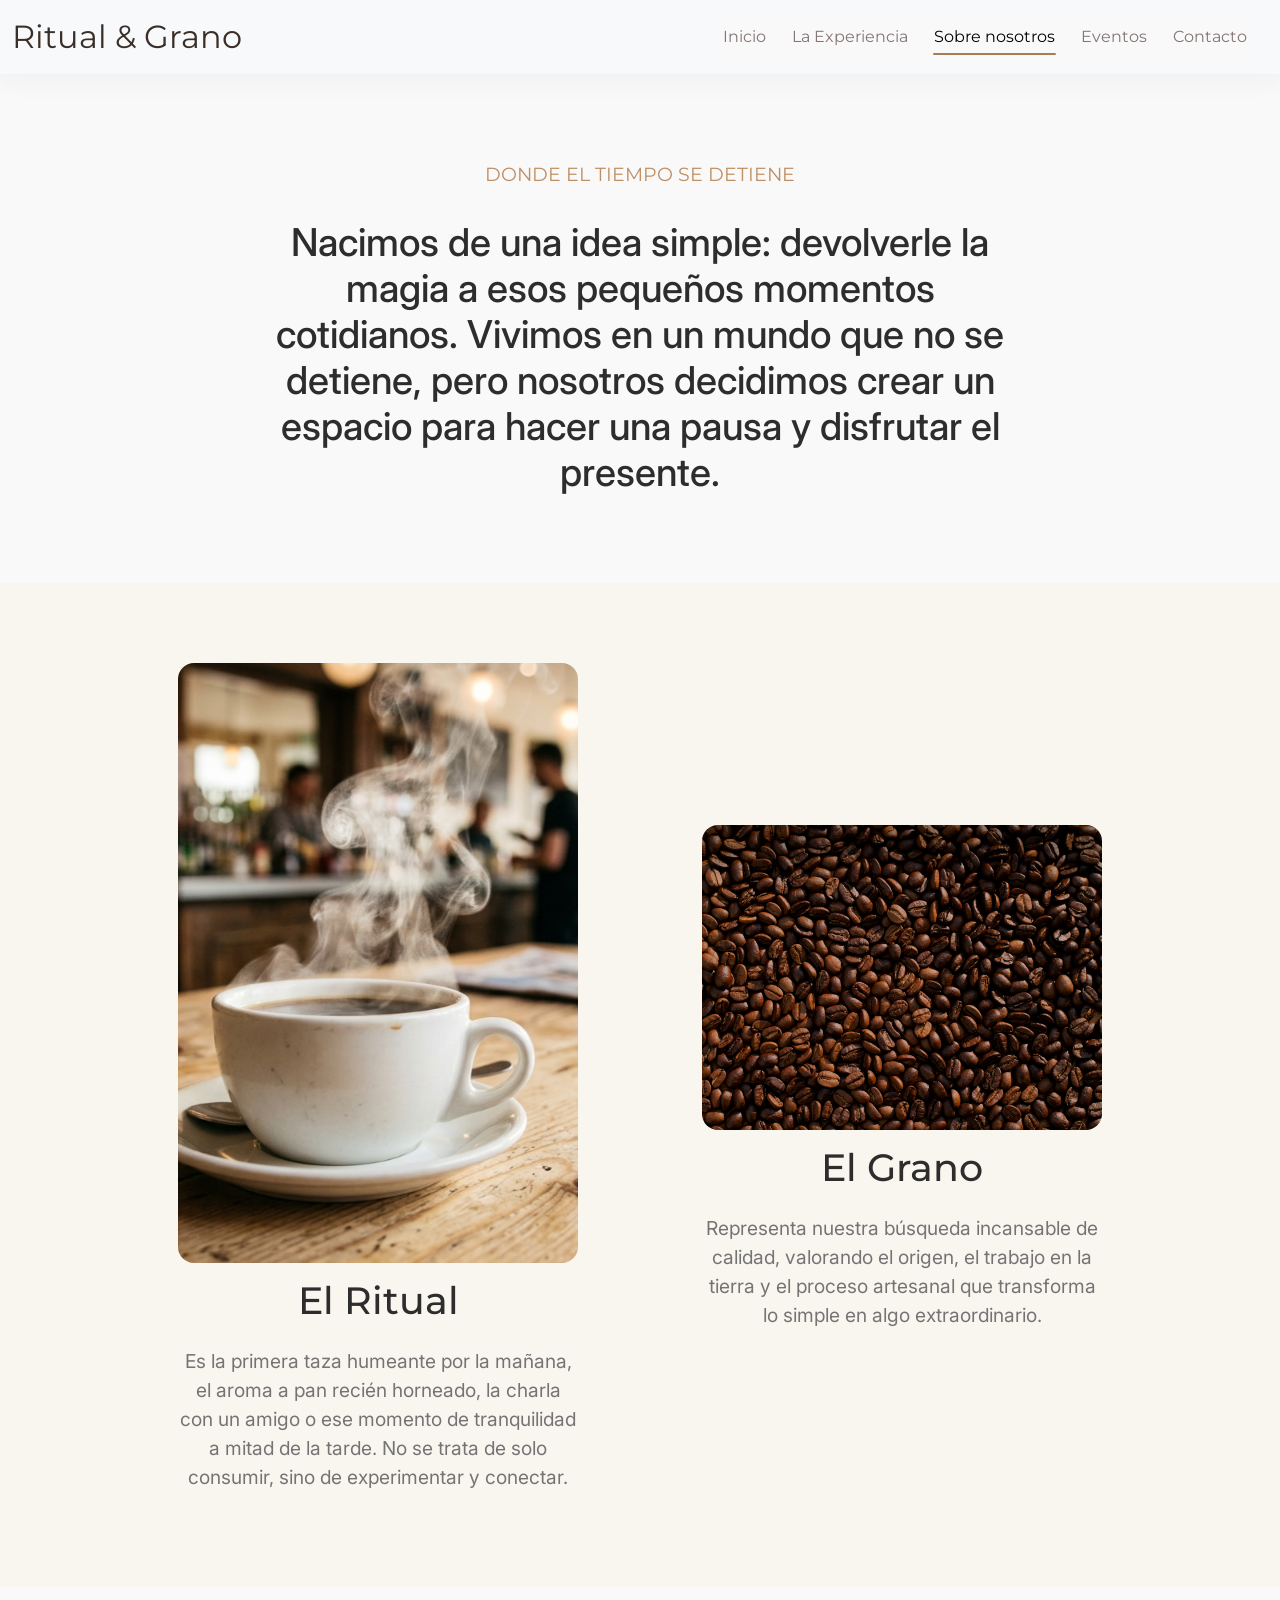
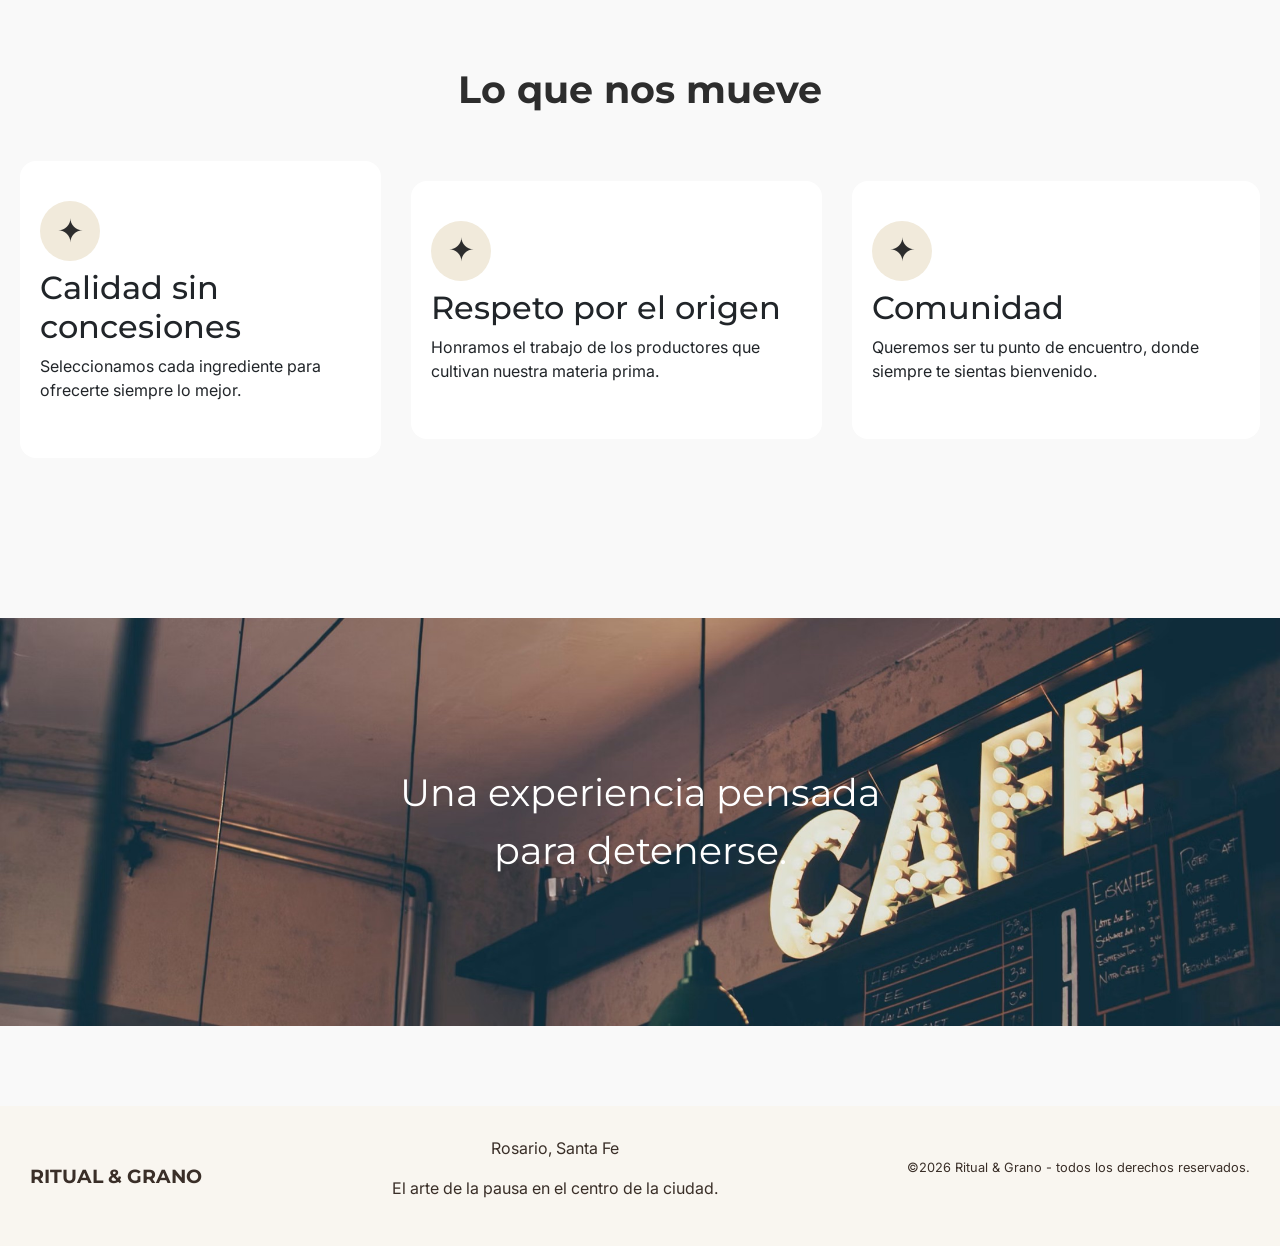
<file: styles/Sobre-nosotros.html>
<!DOCTYPE html>
<html lang="es">
<head>
    <!-- Configuracion basica del documento -->
    <meta charset="UTF-8">
    <meta name="viewport" content="width=device-width, initial-scale=1.0">
    <meta name="description" content="Ritual & Grano: El arte de la pausa en el centro de la ciudad. Descubre nuestra experiencia única de café de especialidad, donde cada taza es un ritual que despierta tus sentidos. Ubicados en Rosario, te invitamos a conectar con lo esencial a través de nuestro café cuidadosamente seleccionado y preparado. Bienvenido a tu nuevo refugio urbano.">
    <meta name="keywords" content="ritual del café, pausa urbana, café cuidadosamente seleccionado, refugio urbano, cultura del café">
    <title>Ritual & Grano - Sobre Nosotros</title>

     <!-- Bootstrap y estilos propios compilados desde SCSS -->
     <link href="https://cdn.jsdelivr.net/npm/bootstrap@5.3.8/dist/css/bootstrap.min.css" rel="stylesheet" integrity="sha384-sRIl4kxILFvY47J16cr9ZwB07vP4J8+LH7qKQnuqkuIAvNWLzeN8tE5YBujZqJLB" crossorigin="anonymous">
     <link rel="stylesheet" href="https://cdnjs.cloudflare.com/ajax/libs/animate.css/4.1.1/animate.min.css">
     <link rel="stylesheet" href="https://cdn.jsdelivr.net/npm/aos@2.3.4/dist/aos.css">
     <link rel="stylesheet" href="./styles.css">
</head>
<body>
    <!-- Encabezado y navegacion principal -->
    <header>
    <nav class="navbar navbar-expand-lg bg-body-tertiary">
        <div class="container-fluid">
             <a class="navbar-brand titulo" href="../index.html">Ritual & Grano</a>
                 <button class="navbar-toggler" type="button" data-bs-toggle="collapse" data-bs-target="#navbarNavDropdown" aria-controls="navbarNavDropdown" aria-expanded="false" aria-label="Toggle navigation">
                    <span class="navbar-toggler-icon"></span>
                 </button>
                 <div class="collapse navbar-collapse" id="navbarNavDropdown">
            <ul class="navbar-nav">
                <li class="nav-item">
                    <a class="nav-link" aria-current="page" href="../index.html">Inicio</a>
                </li>
                <li class="nav-item">
                    <a class="nav-link" href="La-experiencia.html">La Experiencia</a>
                </li>
                <li class="nav-item">
                    <a class="nav-link active" href="Sobre-nosotros.html">Sobre nosotros</a>
                </li>
                <li class="nav-item">
                    <a class="nav-link" href="Eventos.html">Eventos</a>
                </li>
                <li class="nav-item">
                        <a class="nav-link" href="Contacto.html">Contacto</a>
                     <ul class="dropdown-menu">
                        <li><a class="dropdown-item" href="#">Action</a></li>
                        <li><a class="dropdown-item" href="#">Another action</a></li>
                        <li><a class="dropdown-item" href="#">Something else here</a></li>
                     </ul>
                </li>
            </ul>
        </div>
  </div>
    </nav>
    </header>


    <main>
       <!-- Introduccion de la historia de la marca -->
       <section>
        <article class="introduccion-historia">
            <p class="animate__animated animate__fadeInUp">DONDE EL TIEMPO SE DETIENE</p>
            <h3 class="animate__animated animate__fadeInUp animacion-delay-150 animacion-lenta">Nacimos de una idea simple: devolverle la magia a esos pequeños momentos cotidianos. Vivimos en un mundo que no se detiene, pero nosotros decidimos crear un espacio para hacer una pausa y disfrutar el presente.</h3>
        </article>
       </section>

       <!-- Conceptos principales: ritual y grano -->
       <section class="conceptos-principales">
        <article class="ritual-grano" data-aos="fade-right">
            <img src="../imagenes/taza-cafe-humeando.png" alt="Taza de café humeando" width="390" height="auto">
            <h3>El Ritual</h3>
            <p>Es la primera taza humeante por la mañana, el aroma a pan recién horneado, la charla con un amigo o ese momento de tranquilidad a mitad de la tarde. No se trata de solo consumir, sino de experimentar y conectar.</p>
        </article>

        <article class="ritual-grano" data-aos="fade-left" data-aos-delay="120">
            <img src="../imagenes/grano-de-cafe.jpg" alt="Granos de café" width="450" height="auto">
            <h3>El Grano</h3>
            <p>Representa nuestra búsqueda incansable de calidad, valorando el origen, el trabajo en la tierra y el proceso artesanal que transforma lo simple en algo extraordinario.</p>
        </article>
       </section>
       
       <!-- Valores que representan a la cafeteria -->
       <section class="valores-cafeteria">
        <h2 data-aos="fade-up">Lo que nos mueve</h2>
        <div class="linea-separadora">
        <article class="logo-estrella" data-aos="zoom-in">
          <h5>✦</h5>
          <h3>Calidad sin concesiones</h3>
          <p>Seleccionamos cada ingrediente para ofrecerte siempre lo mejor.</p>  
        </article>

        <article class="logo-estrella" data-aos="zoom-in" data-aos-delay="120">
          <h5>✦</h5>
          <h3>Respeto por el origen</h3>
          <p>Honramos el trabajo de los productores que cultivan nuestra materia prima.</p>
        </article>

        <article class="logo-estrella" data-aos="zoom-in" data-aos-delay="240">
          <h5>✦</h5>
          <h3>Comunidad</h3>
          <p>Queremos ser tu punto de encuentro, donde siempre te sientas bienvenido.</p>
        </article>
        </div>

       </section>

       <!-- Imagen de cierre de la pagina -->
       <section class="imagen-cierre" data-aos="fade">
        <img src="../imagenes/Cafeteria-fondo-panoramica.jpg" alt="Cafetería fondo panorámica" width="1000" height="auto">
        <p><span data-aos="fade-up" data-aos-delay="150">Una experiencia pensada para detenerse.</span></p>
       </section>

    </main>


    <!-- Pie de pagina compartido -->
    <footer>
        <section class="final-de-pagina">
       <h3><a href="../index.html" class="titulo-final"><strong>RITUAL & GRANO</strong></a></h3>
        <article class="direccion-final">
       <P>Rosario, Santa Fe</P>
       <p>El arte de la pausa en el centro de la ciudad.</p>
       </article>
        <p class="derechos reservados"> ©2026 Ritual & Grano - todos los derechos reservados.</p>
       </section>
    </footer>

    <!-- Script de Bootstrap para el menu responsive -->
    <script src="https://cdn.jsdelivr.net/npm/aos@2.3.4/dist/aos.js"></script>
    <script>
        if (window.AOS) {
            AOS.init({
                duration: 750,
                easing: "ease-out-cubic",
                once: true,
                offset: 90
            });
        }
    </script>
    <script src="https://cdn.jsdelivr.net/npm/bootstrap@5.3.8/dist/js/bootstrap.bundle.min.js" integrity="sha384-FKyoEForCGlyvwx9Hj09JcYn3nv7wiPVlz7YYwJrWVcXK/BmnVDxM+D2scQbITxI" crossorigin="anonymous"></script>
</body>
</html>
</file>
<file: styles/styles.css>
@import url("https://fonts.googleapis.com/css2?family=Montserrat:wght@700&family=Inter:wght@400&display=swap");
* {
  margin: 0;
  padding: 0;
  box-sizing: border-box;
}

body {
  background-color: #f9f9f9;
  margin: 0;
}

li {
  list-style: none;
}

a {
  text-decoration: none;
}

h2 {
  font-family: "Montserrat", sans-serif;
  font-weight: 700;
  font-size: 2.5rem;
}

h3 {
  font-family: "Montserrat", sans-serif;
  font-size: 2rem;
}

p {
  font-family: "Inter", sans-serif;
  font-size: 1rem;
}

.eventos-cierre .boton-eventos, .formulario .boton-contacto, .boton-exp {
  font-family: "Montserrat", sans-serif;
  font-style: italic;
  font-size: 15px;
  color: #ffffff;
  background-color: #a67c52;
  border: 8px;
  border-radius: 8px;
  padding: 12px;
  margin-bottom: 90px;
}

.evento-card, .tags-contacto .direccion, .tags-contacto .horarios, .tags-contacto .contactanos, .tarjeta-cafe, .comentarios-txt, .logo-estrella {
  padding: 20px;
  border-radius: 16px;
  text-align: center;
}

.agenda-eventos-ref, .eco-text-ref, .p1-culygrano {
  font-family: "Inter", sans-serif;
  font-size: 1rem;
  color: #747474;
  text-decoration: none;
  font-weight: bold;
  margin-bottom: 0;
}

.direccion-final,
.derechos-final,
.derechos-reservados,
.derechos.reservados {
  font-family: "Inter", sans-serif;
  font-size: clamp(0.8rem, 1vw, 1.2rem);
  color: #3A2F28;
}

.eventos-refugio-txt, .cafe-refugio-txt, .deja-las-prisas p {
  font-family: "Montserrat", sans-serif;
  color: #ffffff;
  text-decoration: none;
  text-align: center;
}

.logo-contacto, .link-redes, .logo-estrella h5 {
  padding: 12px;
  color: #2d2d2d;
  background-color: #f1eadb;
  border-radius: 100%;
  max-width: 60px;
  max-height: 60px;
  display: flex;
  justify-content: center;
  align-items: center;
}

.exp-link {
  color: #ffffff;
  text-decoration: none;
}

.card {
  display: flex;
  flex-direction: column;
  justify-content: center;
  align-items: center;
}

.tarjetas-art,
.comentarios {
  display: grid;
  grid-template-columns: repeat(auto-fit, minmax(250px, 350px));
  gap: 15px;
  justify-content: space-evenly;
  width: 100%;
  height: auto;
  border-radius: 16px;
}

.tarjeta-cafe {
  background-color: #f1eadb;
}
.tarjeta-cafe h3 {
  font-family: "Montserrat", sans-serif;
  font-size: 1.5rem;
  color: #2d2d2d;
  text-decoration: none;
  margin-bottom: 10px;
}
.tarjeta-cafe p {
  font-family: "Inter", sans-serif;
  font-size: 1rem;
  color: #747474;
  text-decoration: none;
}

.comentarios-txt {
  background-color: rgba(243, 233, 212, 0.7960784314);
  border-radius: 8px;
  text-align: start;
  font-size: clamp(0.8rem, 2.5vw, 1.25rem);
}

.logo-estrella {
  max-width: 500px;
  text-align: left;
  background-color: #ffffff;
  padding: 40px 20px;
}
.logo-estrella h5 {
  font-family: "Montserrat", sans-serif;
  font-size: 2rem;
}

.p1-culygrano {
  font-family: "Montserrat", sans-serif;
  font-size: 13px;
  color: #ffffff;
  margin-bottom: -13px;
}

.nombre-comentario {
  font-family: "Montserrat", sans-serif;
  font-size: clamp(0.875rem, 2.5vw, 1.25rem);
  color: #2d2d2d;
  text-decoration: none;
  margin-top: 10px;
  font-weight: bold;
  border-top: 1px solid #a59f9f;
  padding-top: 10px;
}

.link-redes {
  max-width: 30px;
  max-height: 30px;
  padding: 10px;
}
.link-redes:hover {
  background-color: rgba(189, 177, 150, 0.9803921569);
}

.eco-img {
  display: block;
  width: 100%;
  height: auto;
  border-radius: 1rem;
  border: 1rem;
  max-width: 650px;
}

.tres-caminos-img {
  display: block;
  width: 100%;
  height: auto;
  border-radius: 16px;
  max-width: 400px;
  height: 533px;
  object-fit: cover;
}

.img-cultura-grano {
  display: block;
  width: 100%;
  height: auto;
  border-radius: 16px;
  border: 16px;
  max-width: 600px;
}

.deja-las-prisas img {
  display: block;
  width: 100%;
  height: auto;
  border-radius: 16px;
  border: 16px;
}

.cafe-refugio-img {
  width: 100%;
  height: auto;
}

.tarjeta-cafe-img,
.atmo-img-general,
.atmo-img-molienda {
  display: block;
  width: 100%;
  height: auto;
  border-radius: 16px;
}

.tarjeta-cafe-img {
  margin-bottom: 32px;
}

.logo-contacto {
  margin-bottom: 12px;
}

html,
body {
  overflow-x: hidden;
}

.animacion-lenta {
  animation-duration: 850ms;
}

.animacion-delay-100 {
  animation-delay: 100ms;
}

.animacion-delay-150 {
  animation-delay: 150ms;
}

.animacion-delay-250 {
  animation-delay: 250ms;
}

.animacion-delay-300 {
  animation-delay: 300ms;
}

.deja-las-prisas p span,
.imagen-cierre p span {
  display: inline-block;
}

header {
  z-index: 1000;
}

header .navbar {
  box-shadow: 0 8px 24px rgba(58, 47, 40, 0.045);
  transition: box-shadow 320ms cubic-bezier(0.22, 1, 0.36, 1), background-color 320ms cubic-bezier(0.22, 1, 0.36, 1);
}

.titulo {
  display: inline-block;
  transition: color 220ms cubic-bezier(0.22, 1, 0.36, 1), transform 220ms cubic-bezier(0.22, 1, 0.36, 1);
}
.titulo:hover, .titulo:focus-visible {
  color: #a67c52;
  transform: translateY(-1px);
}

.nav-link {
  position: relative;
  transition: color 220ms cubic-bezier(0.22, 1, 0.36, 1);
}
.nav-link::after {
  content: "";
  position: absolute;
  left: 0.45rem;
  right: 0.45rem;
  bottom: 0.15rem;
  height: 2px;
  background-color: #a67c52;
  border-radius: 999px;
  transform: scaleX(0);
  transform-origin: center;
  transition: transform 320ms cubic-bezier(0.22, 1, 0.36, 1);
}
.nav-link:hover, .nav-link:focus-visible, .nav-link.active {
  color: #2d2d2d;
}
.nav-link:hover::after, .nav-link:focus-visible::after, .nav-link.active::after {
  transform: scaleX(1);
}

.boton-exp,
.boton-contacto,
.boton-eventos {
  border: 0;
  cursor: pointer;
  transition: background-color 320ms cubic-bezier(0.22, 1, 0.36, 1), box-shadow 320ms cubic-bezier(0.22, 1, 0.36, 1), transform 320ms cubic-bezier(0.22, 1, 0.36, 1);
}
.boton-exp:hover, .boton-exp:focus-visible,
.boton-contacto:hover,
.boton-contacto:focus-visible,
.boton-eventos:hover,
.boton-eventos:focus-visible {
  background-color: #8f653f;
  box-shadow: 0 14px 28px rgba(90, 58, 33, 0.2);
  transform: translateY(-2px);
}
.boton-exp:active,
.boton-contacto:active,
.boton-eventos:active {
  box-shadow: 0 8px 18px rgba(90, 58, 33, 0.16);
  transform: translateY(-1px);
}

.tres-caminos-art article {
  border-radius: 16px;
  transition: transform 320ms cubic-bezier(0.22, 1, 0.36, 1);
}
.tres-caminos-art article a {
  display: block;
  position: relative;
  overflow: hidden;
  border-radius: 16px;
}
.tres-caminos-art article a::after {
  content: "";
  position: absolute;
  inset: 0;
  background: linear-gradient(180deg, rgba(45, 45, 45, 0.02), rgba(45, 45, 45, 0.28));
  opacity: 0;
  transition: opacity 320ms cubic-bezier(0.22, 1, 0.36, 1);
}

.tres-caminos-img,
.tarjeta-cafe-img,
.eco-img img,
.img-cultura-grano,
.atmo-img-general,
.atmo-img-molienda,
.imagen-contacto,
.evento-img {
  transition: filter 320ms cubic-bezier(0.22, 1, 0.36, 1), transform 750ms cubic-bezier(0.22, 1, 0.36, 1);
}

.tres-caminos-tar {
  transition: text-shadow 320ms cubic-bezier(0.22, 1, 0.36, 1), transform 320ms cubic-bezier(0.22, 1, 0.36, 1);
}

.tarjeta-cafe,
.comentarios-txt,
.logo-estrella,
.tags-contacto .direccion,
.tags-contacto .horarios,
.tags-contacto .contactanos,
.formulario,
.evento-card {
  transition: box-shadow 320ms cubic-bezier(0.22, 1, 0.36, 1), transform 320ms cubic-bezier(0.22, 1, 0.36, 1), background-color 320ms cubic-bezier(0.22, 1, 0.36, 1);
}

.tarjeta-cafe {
  overflow: hidden;
}

.cafe-refugio {
  overflow: hidden;
}

.eventos-refugio {
  overflow: hidden;
}

.cafe-refugio-img,
.eventos-refugio-img {
  animation: imagen-hero-entrada 1200ms cubic-bezier(0.22, 1, 0.36, 1) both;
  transform-origin: center;
}

.form-control {
  transition: border-color 220ms cubic-bezier(0.22, 1, 0.36, 1), box-shadow 220ms cubic-bezier(0.22, 1, 0.36, 1), background-color 220ms cubic-bezier(0.22, 1, 0.36, 1);
}
.form-control:focus {
  border-color: #a67c52;
  box-shadow: 0 0 0 0.18rem rgba(166, 124, 82, 0.18);
}

.link-redes {
  transition: background-color 220ms cubic-bezier(0.22, 1, 0.36, 1), transform 220ms cubic-bezier(0.22, 1, 0.36, 1);
}
.link-redes:hover, .link-redes:focus-visible {
  background-color: rgba(189, 177, 150, 0.9803921569);
  transform: scale(1.06);
}

@media (hover: hover) {
  .tres-caminos-art article:hover {
    transform: translateY(-3px);
  }
  .tres-caminos-art article:hover a::after {
    opacity: 1;
  }
  .tres-caminos-art article:hover .tres-caminos-img {
    filter: saturate(1.04) contrast(1.02);
    transform: scale(1.035);
  }
  .tres-caminos-art article:hover .tres-caminos-tar {
    text-shadow: 0 8px 18px rgba(0, 0, 0, 0.35);
    transform: translateY(-4px);
  }
  .tarjeta-cafe:hover,
  .comentarios-txt:hover,
  .logo-estrella:hover,
  .tags-contacto .direccion:hover,
  .tags-contacto .horarios:hover,
  .tags-contacto .contactanos:hover,
  .evento-card:hover {
    box-shadow: 0 18px 38px rgba(58, 47, 40, 0.1);
    transform: translateY(-3px);
  }
  .tarjeta-cafe:hover .tarjeta-cafe-img,
  .evento-card:hover .evento-img {
    filter: saturate(1.04) contrast(1.02);
    transform: scale(1.025);
  }
  .eco-img:hover img,
  .img-cultura-grano:hover,
  .atmo-img-general:hover,
  .atmo-img-molienda:hover,
  .imagen-contacto:hover,
  .evento-img:hover {
    filter: saturate(1.03);
    transform: scale(1.012);
  }
  .logo-estrella:hover h5 {
    transform: rotate(8deg) scale(1.04);
  }
}
.logo-estrella h5,
.logo-contacto {
  transition: transform 320ms cubic-bezier(0.22, 1, 0.36, 1), background-color 320ms cubic-bezier(0.22, 1, 0.36, 1);
}

@keyframes imagen-hero-entrada {
  from {
    transform: scale(1.025);
  }
  to {
    transform: scale(1);
  }
}
@media (max-width: 900px) {
  .animacion-delay-100,
  .animacion-delay-150,
  .animacion-delay-250,
  .animacion-delay-300 {
    animation-delay: 80ms;
  }
  [data-aos][data-aos-delay] {
    transition-delay: 0ms !important;
  }
}
@media (prefers-reduced-motion: reduce) {
  *,
  *::before,
  *::after {
    animation-duration: 0.01ms !important;
    animation-iteration-count: 1 !important;
    scroll-behavior: auto !important;
    transition-duration: 0.01ms !important;
  }
  [data-aos] {
    opacity: 1 !important;
    transform: none !important;
  }
}
.titulo {
  font-family: "Montserrat", sans-serif;
  font-size: clamp(1.5rem, 3vw, 2rem);
  color: #3A2F28;
  text-decoration: none;
}

.barra {
  display: flex;
  flex-direction: row;
  justify-content: space-between;
  align-items: center;
  padding: 16px 80px;
  background-color: #f9f9f9;
  width: 100%;
}

.container-fluid {
  display: flex;
  flex-direction: row;
  justify-content: center;
  align-items: center;
}

.navbar-nav {
  display: flex;
  flex-direction: column;
  justify-content: center;
  align-items: center;
  position: fixed;
  right: 25px;
  gap: 10px;
  background-color: #f9f9f9;
}

.nav-link {
  font-family: "Montserrat", sans-serif;
  color: #847474;
}

.navbar-toggler {
  display: flex;
  flex-direction: row;
  justify-content: center;
  align-items: center;
  width: 44px;
  height: 44px;
  padding: 0;
  border: 1px solid rgba(58, 47, 40, 0.14);
  border-radius: 8px;
  background-color: #f9f6f0;
  box-shadow: 0 8px 20px rgba(58, 47, 40, 0.08);
  transition: background-color 250ms ease, border-color 250ms ease, box-shadow 250ms ease, transform 250ms ease;
}
.navbar-toggler:hover {
  transform: translateY(-1px);
}
.navbar-toggler:focus {
  box-shadow: 0 0 0 0.18rem rgba(166, 124, 82, 0.18);
}
.navbar-toggler[aria-expanded=true] {
  background-color: #a67c52;
  border-color: #a67c52;
}
.navbar-toggler[aria-expanded=true] .navbar-toggler-icon {
  background-color: transparent;
}
.navbar-toggler[aria-expanded=true] .navbar-toggler-icon::before, .navbar-toggler[aria-expanded=true] .navbar-toggler-icon::after {
  background-color: #ffffff;
}
.navbar-toggler[aria-expanded=true] .navbar-toggler-icon::before {
  transform: translateY(7px) rotate(45deg);
}
.navbar-toggler[aria-expanded=true] .navbar-toggler-icon::after {
  transform: translateY(-7px) rotate(-45deg);
}

.navbar-toggler-icon {
  position: relative;
  display: block;
  width: 22px;
  height: 2px;
  background-color: #3A2F28;
  background-image: none;
  border-radius: 999px;
  transition: background-color 250ms ease;
}
.navbar-toggler-icon::before, .navbar-toggler-icon::after {
  content: "";
  position: absolute;
  left: 0;
  width: 22px;
  height: 2px;
  background-color: #3A2F28;
  border-radius: 999px;
  transition: background-color 250ms ease, transform 250ms ease;
}
.navbar-toggler-icon::before {
  top: -7px;
}
.navbar-toggler-icon::after {
  top: 7px;
}

header {
  position: fixed;
  top: 0;
  left: 0;
  right: 0;
  width: 100%;
}

@media (max-width: 900px) {
  .container-fluid {
    justify-content: space-between;
    padding: 10px 16px;
    position: relative;
  }
  .navbar-collapse {
    position: absolute;
    top: calc(100% + 8px);
    left: 16px;
    right: 16px;
    z-index: 1001;
    padding: 12px;
    background-color: #f9f6f0;
    border: 1px solid rgba(58, 47, 40, 0.1);
    border-radius: 16px;
    box-shadow: 0 18px 38px rgba(58, 47, 40, 0.13);
  }
  .navbar-nav {
    position: static;
    align-items: stretch;
    gap: 6px;
    width: 100%;
    background-color: transparent;
  }
  .nav-item {
    width: 100%;
  }
  .nav-link {
    padding: 11px 12px;
    border-radius: 8px;
    color: #3A2F28;
    text-align: left;
  }
  .nav-link:hover, .nav-link:focus-visible, .nav-link.active {
    background-color: rgba(166, 124, 82, 0.12);
  }
  .nav-link::after {
    left: 12px;
    right: auto;
    bottom: 6px;
    width: 30px;
    transform-origin: left;
  }
}
.ritual-diario {
  display: flex;
  flex-direction: column;
  justify-content: center;
  align-items: center;
  gap: 20px;
  background-color: #f9f6f0;
  width: 100%;
  padding-top: 70px;
}
.ritual-diario h2 {
  display: flex;
  font-family: "Montserrat", sans-serif;
  justify-content: center;
  text-align: center;
  align-items: center;
  font-size: clamp(2.8rem, 7vw, 6rem);
  color: #2d2d2d;
  margin-top: 80px;
}
.ritual-diario p {
  font-family: "Montserrat", sans-serif;
  font-size: 16px;
  font-style: italic;
  color: #807c7c;
  text-decoration: none;
  margin-bottom: 0;
}

.eco {
  display: flex;
  flex-direction: row;
  justify-content: center;
  align-items: center;
  gap: 40px;
  background-color: #f9f9f9;
  padding: 80px 80px;
}
@media (max-width: 900px) {
  .eco {
    padding: 40px 20px;
  }
}
.eco {
  width: 100%;
  margin: auto;
}

.eco-text {
  display: flex;
  flex-direction: column;
  justify-content: flex-start;
  align-items: flex-start;
  gap: 20px;
  max-width: 25%;
}
.eco-text h3 {
  font-family: "Montserrat", sans-serif;
  font-size: 2rem;
  color: #2d2d2d;
  text-decoration: none;
}

.eco-text-p {
  font-family: "Inter", sans-serif;
  font-size: 1rem;
  color: #747474;
  text-decoration: none;
  margin-bottom: 0;
}

.tres-caminos {
  display: flex;
  flex-direction: column;
  justify-content: center;
  align-items: center;
  gap: 40px;
  background-color: #f9f9f9;
  padding: 80px 80px;
}
@media (max-width: 900px) {
  .tres-caminos {
    padding: 40px 20px;
  }
}
.tres-caminos h3 {
  font-family: "Montserrat", sans-serif;
  font-size: 48px;
  color: #2d2d2d;
  text-decoration: none;
}

.tres-caminos-art {
  display: flex;
  flex-direction: row;
  justify-content: center;
  align-items: center;
  flex-wrap: wrap;
  gap: 20px;
  width: 100%;
  padding: 20px;
}

.tres-caminos-tar {
  display: flex;
  justify-content: center;
  align-items: center;
  font-family: "Montserrat", sans-serif;
  font-size: 17px;
  color: #ffffff;
  margin-top: -50px;
}

.cultura-grano {
  display: flex;
  flex-direction: row;
  justify-content: center;
  align-items: center;
  gap: 80px;
  background-color: #c08e63;
  padding: 80px 80px;
}
@media (max-width: 900px) {
  .cultura-grano {
    padding: 40px 20px;
  }
}

.cultura-grano-text {
  display: flex;
  flex-direction: column;
  justify-content: center;
  align-items: flex-start;
  font-family: "Montserrat", sans-serif;
  color: #ffffff;
  gap: 20px;
  max-width: 50%;
  font-size: clamp(1rem, 2vw, 1.5rem);
  width: 100%;
}
.cultura-grano-text p {
  font-family: "Inter", sans-serif;
}

.deja-las-prisas {
  display: flex;
  flex-direction: column;
  justify-content: center;
  align-items: center;
  gap: 20px;
  background-color: #f9f9f9;
  padding: 80px;
  margin-bottom: 8rem;
  position: relative;
}
.deja-las-prisas p {
  position: absolute;
  top: 50%;
  left: 50%;
  transform: translate(-50%, -50%);
  font-size: clamp(1rem, 6vw, 4rem);
  color: #f9f9f9;
}

@media (max-width: 900px) {
  .eco {
    flex-direction: column;
  }
  .eco-text {
    max-width: 75%;
    text-align: center;
    align-items: center;
  }
  .eco-text-ref {
    font-size: 0.875rem;
  }
  .tres-caminos {
    flex-direction: column;
  }
  .tres-caminos h3 {
    font-size: 2rem;
    margin: 0;
  }
  .tres-caminos-art {
    display: flex;
    flex-direction: column;
    max-width: 95%;
  }
  .tres-caminos-tar {
    font-size: 13px;
    display: flex;
    justify-content: center;
    align-items: center;
    right: 50px;
  }
  .cultura-grano {
    flex-direction: column;
  }
  .cultura-grano-text {
    max-width: 100%;
  }
  .deja-las-prisas {
    max-width: 100%;
    padding: 0;
    margin-top: 2rem;
    margin-bottom: 1rem;
  }
}
main {
  margin-top: 80px;
}

.cafe-refugio {
  position: relative;
}

.cafe-refugio-txt {
  position: absolute;
  top: 50%;
  left: 50%;
  transform: translate(-50%, -50%);
  color: #f9f9f9;
}
.cafe-refugio-txt h1 {
  font-family: "Montserrat", sans-serif;
  font-size: clamp(1rem, 5vw, 5rem);
  margin-bottom: 20px;
}
.cafe-refugio-txt p {
  font-family: "Inter", sans-serif;
  font-size: clamp(0.6rem, 2vw, 1.35rem);
  font-style: italic;
}

.en-taza {
  margin-bottom: 100px;
}

.en-taza-titulo {
  font-family: "Montserrat", sans-serif;
  font-size: clamp(2rem, 5vw, 4rem);
  color: #2d2d2d;
  text-decoration: none;
  text-align: center;
  margin: 50px;
}

.la-atmosfera {
  margin-top: 64px;
  display: grid;
  grid-template-areas: "txt1 txt1 img1 img1" "txt1 txt1 img1 img1" "nada nada img2 txt2" "nada nada img2 txt2";
  gap: 20px;
  margin: 25px;
  background-color: #f9f6f0;
  padding-top: 40px;
  padding-bottom: 40px;
}

.atmo-txt-general {
  grid-area: txt1;
  display: flex;
  flex-direction: column;
  justify-content: center;
  align-items: flex-start;
  justify-self: center;
  max-width: 50vw;
  width: 70%;
  align-self: self-start;
}
.atmo-txt-general:first-of-type {
  font-family: "Inter", sans-serif;
  font-size: clamp(0.875rem, 2vw, 1rem);
  color: #747474;
  text-decoration: none;
  font-weight: bold;
  margin-bottom: 0;
  justify-content: end;
  margin: 0;
}
.atmo-txt-general h2 {
  font-family: "Montserrat", sans-serif;
  font-size: clamp(1.8rem, 5vw, 2.5rem);
  color: #000000;
  margin-bottom: 32px;
  margin-top: 0;
}

.atmo-img-general {
  grid-area: img1;
  display: flex;
  justify-self: center;
}

.atmo-img-molienda {
  grid-area: img2;
}

.atmo-interior-txt {
  grid-area: txt2;
  display: flex;
  flex-direction: column;
  justify-content: center;
  align-items: flex-start;
  width: 70%;
  justify-self: center;
}
.atmo-interior-txt h3 {
  font-family: "Montserrat", sans-serif;
  font-size: clamp(1.8rem, 5vw, 2.5rem);
  color: #2d2d2d;
  text-decoration: none;
  max-width: 80%;
}
.atmo-interior-txt p {
  font-family: "Inter", sans-serif;
  font-size: clamp(0.8rem, 2.5vw, 1.25rem);
  color: #747474;
  text-decoration: none;
  max-width: 80%;
  justify-self: start;
}

.atmo-txt-general-txt {
  font-family: "Inter", sans-serif;
  font-size: clamp(0.8rem, 2.5vw, 1.25rem);
  color: #2e2d2d;
  text-decoration: none;
  max-width: 80%;
}

.tu-voz {
  display: flex;
  flex-direction: column;
  justify-content: center;
  align-items: center;
  gap: 40px;
  background-color: #f9f9f9;
  padding: 80px 80px;
}
@media (max-width: 900px) {
  .tu-voz {
    padding: 40px 20px;
  }
}
.tu-voz h2 {
  font-family: "Montserrat", sans-serif;
  font-size: clamp(1.8rem, 5vw, 2.5rem);
  color: #000000;
  margin-bottom: 0;
}

@media (max-width: 900px) {
  .la-atmosfera {
    grid-template-areas: "txt1" "img1" "txt2" "img2";
  }
  .atmo-txt-general {
    max-width: 100%;
    text-align: center;
    align-items: center;
  }
  .atmo-interior-txt {
    max-width: 100%;
    text-align: center;
    align-items: center;
  }
}
.introduccion-historia {
  display: flex;
  flex-direction: column;
  justify-content: center;
  align-items: center;
  padding: 80px 20px;
}
.introduccion-historia p {
  color: #c08e63;
  font-family: "Montserrat", sans-serif;
  margin-bottom: 30px;
  font-size: clamp(0.5rem, 4vw, 1.2rem);
}
.introduccion-historia h3 {
  color: #2d2d2d;
  font-family: "Inter", sans-serif;
  font-size: clamp(1.2rem, 3vw, 5rem);
  text-align: center;
  max-width: 60%;
}

.conceptos-principales {
  display: flex;
  flex-direction: row;
  justify-content: center;
  align-items: center;
  gap: 10%;
  background-color: #f9f6f0;
  padding: 80px 20px;
}
.conceptos-principales .ritual-grano {
  display: flex;
  flex-direction: column;
  justify-content: center;
  align-items: center;
  gap: 15px;
  max-width: 400px;
  text-align: center;
}
.conceptos-principales .ritual-grano img {
  display: block;
  width: 100%;
  height: auto;
  border-radius: 16px;
  max-width: 400px;
}
.conceptos-principales .ritual-grano h3 {
  color: #2d2d2d;
  font-family: "Montserrat", sans-serif;
  font-size: clamp(1.5rem, 3vw, 2.5rem);
}
.conceptos-principales .ritual-grano p {
  color: #747474;
  font-family: "Inter", sans-serif;
  font-size: clamp(0.9rem, 2vw, 1.2rem);
}

.valores-cafeteria {
  display: flex;
  flex-direction: column;
  justify-content: center;
  align-items: center;
  gap: 40px;
  background-color: #f9f9f9;
  padding: 80px 20px;
}
.valores-cafeteria h2 {
  color: #2d2d2d;
  font-family: "Montserrat", sans-serif;
  font-size: clamp(1.5rem, 3vw, 2.5rem);
}
.valores-cafeteria .linea-separadora {
  display: flex;
  flex-direction: row;
  justify-content: center;
  align-items: center;
  gap: 30px;
}

.imagen-cierre {
  display: flex;
  flex-direction: column;
  justify-content: center;
  align-items: center;
  width: 100%;
  padding: 80px 0px;
  position: relative;
}
.imagen-cierre img {
  display: block;
  width: 100%;
  height: auto;
  border-radius: 16px;
  max-width: 100%;
  border-radius: 0px;
}
.imagen-cierre p {
  position: absolute;
  top: 50%;
  left: 50%;
  transform: translate(-50%, -50%);
  color: #ffffff;
  font-family: "Montserrat", sans-serif;
  font-size: clamp(1rem, 3vw, 3rem);
  text-align: center;
  max-width: 40%;
}

@media (max-width: 900px) {
  .introduccion-historia h3 {
    max-width: 80%;
  }
  .conceptos-principales {
    flex-direction: column;
    gap: 40px;
  }
  .conceptos-principales .ritual-grano {
    max-width: 100%;
  }
  .valores-cafeteria {
    padding: 40px 20px;
    flex-direction: column;
  }
  .valores-cafeteria .linea-separadora {
    flex-direction: column;
  }
  .imagen-cierre {
    padding: 0px;
  }
}
.contacto {
  display: flex;
  flex-direction: row;
  justify-content: center;
  align-items: center;
  gap: 50px;
  padding: 50px;
}
.contacto .imagen-contacto {
  width: auto;
  height: auto;
  border-radius: 16px;
}

.formulario {
  display: flex;
  flex-direction: column;
  justify-content: center;
  align-items: start;
  gap: 20px;
  background-color: #ffffff;
  padding: 50px;
  border-radius: 16px;
  max-width: 100%;
}
.formulario h1 {
  font-family: "Montserrat", sans-serif;
  font-size: clamp(1.5rem, 5vw, 3rem);
}
.formulario p {
  font-family: "Inter", sans-serif;
  font-size: clamp(0.5rem, 3vw, 1rem);
}
.formulario .input-text {
  width: 100%;
}
.formulario .boton-contacto {
  width: 100%;
  margin: 0;
}
.formulario .boton-contacto:hover {
  background-color: #7c5635;
}

.tags-contacto {
  display: flex;
  flex-direction: row;
  justify-content: center;
  align-items: center;
  gap: 20px;
  padding: 15px 0px;
}
.tags-contacto .direccion, .tags-contacto .horarios, .tags-contacto .contactanos {
  background-color: #ffffff;
  padding: 20px;
  text-align: left;
  height: 150px;
  width: 100%;
  flex: 1;
}
.tags-contacto .direccion h6, .tags-contacto .horarios h6, .tags-contacto .contactanos h6 {
  font-family: "Montserrat", sans-serif;
  font-size: 1rem;
  color: #000000;
  margin-bottom: 5px;
}
.tags-contacto .direccion p, .tags-contacto .direccion a, .tags-contacto .direccion input, .tags-contacto .horarios p, .tags-contacto .horarios a, .tags-contacto .horarios input, .tags-contacto .contactanos p, .tags-contacto .contactanos a, .tags-contacto .contactanos input {
  font-family: "Inter", sans-serif;
  font-size: clamp(0.4rem, 3vw, 1rem);
  color: #747474;
  text-decoration: none;
}
.tags-contacto .links-contacto {
  display: flex;
  flex-direction: row;
  justify-content: flex-start;
  align-items: center;
  gap: 10px;
  margin-top: 10px;
}

@media (max-width: 900px) {
  .link-redes {
    max-width: 25px;
    max-height: 25px;
    padding: 8px;
  }
  .contacto {
    flex-direction: column-reverse;
    padding: 20px;
  }
  .formulario {
    padding: 20px;
    width: 100%;
  }
  .imagen-contacto {
    max-width: 300px;
    height: auto;
  }
  .horarios, .contactanos, .direccion {
    height: auto;
  }
  .tags-contacto {
    flex-direction: row;
    gap: 5px;
  }
  .tags-contacto .direccion, .tags-contacto .horarios, .tags-contacto .contactanos {
    padding: 10px;
    width: 100%;
  }
}
.eventos-refugio {
  position: relative;
  overflow: hidden;
}

.eventos-refugio-img {
  width: 100%;
  height: auto;
}

.eventos-refugio-txt {
  position: absolute;
  top: 50%;
  left: 50%;
  transform: translate(-50%, -50%);
  color: #f9f9f9;
  width: 80%;
}
.eventos-refugio-txt h1 {
  font-family: "Montserrat", sans-serif;
  font-size: clamp(2rem, 7vw, 5rem);
  margin-bottom: 20px;
}
.eventos-refugio-txt p {
  font-family: "Inter", sans-serif;
  font-size: clamp(0.8rem, 2vw, 1.35rem);
  font-style: italic;
}

.agenda-eventos {
  display: flex;
  flex-direction: column;
  justify-content: center;
  align-items: center;
  gap: 28px;
  background-color: #f9f9f9;
  padding: 80px 80px;
}
@media (max-width: 900px) {
  .agenda-eventos {
    padding: 40px 20px;
  }
}
.agenda-eventos h2 {
  font-family: "Montserrat", sans-serif;
  font-size: clamp(2rem, 5vw, 4rem);
  color: #2d2d2d;
  text-align: center;
  margin-bottom: 16px;
}

.agenda-eventos-ref {
  font-family: "Montserrat", sans-serif;
  color: #c08e63;
}

.tarjetas-eventos {
  display: grid;
  grid-template-columns: repeat(auto-fit, minmax(280px, 360px));
  gap: 24px;
  justify-content: center;
  width: 100%;
  height: auto;
}

.evento-card {
  display: flex;
  flex-direction: column;
  justify-content: flex-start;
  align-items: stretch;
  background-color: #f1eadb;
  padding: 0;
  overflow: hidden;
  text-align: left;
}
.evento-card h3 {
  font-family: "Montserrat", sans-serif;
  font-size: clamp(1.4rem, 3vw, 1.8rem);
  color: #2d2d2d;
  margin-bottom: 12px;
}
.evento-card p {
  font-family: "Inter", sans-serif;
  font-size: 1rem;
  color: #747474;
  margin-bottom: 0;
}

.evento-img {
  width: 100%;
  height: 240px;
  object-fit: cover;
}

.evento-card-txt {
  display: flex;
  flex-direction: column;
  justify-content: flex-start;
  align-items: flex-start;
  gap: 14px;
  padding: 24px;
}

.evento-dia {
  font-family: "Montserrat", sans-serif !important;
  font-weight: bold;
  color: #c08e63 !important;
}

.evento-horario {
  font-family: "Montserrat", sans-serif !important;
  color: #3A2F28 !important;
  font-weight: bold;
  border-top: 1px solid #a59f9f;
  padding-top: 14px;
  width: 100%;
}

.eventos-cierre {
  display: flex;
  flex-direction: column;
  justify-content: center;
  align-items: center;
  gap: 24px;
  background-color: #c08e63;
  padding: 70px 20px;
  margin-bottom: 80px;
  text-align: center;
}
.eventos-cierre p {
  font-family: "Montserrat", sans-serif;
  font-size: clamp(1.4rem, 4vw, 3rem);
  color: #ffffff;
  max-width: 700px;
  margin: 0;
}
.eventos-cierre .boton-eventos {
  background-color: #3A2F28;
  margin-bottom: 0;
}
.eventos-cierre .boton-eventos:hover, .eventos-cierre .boton-eventos:focus-visible {
  background-color: #2b211c;
}

@media (max-width: 900px) {
  .eventos-refugio-txt {
    width: 90%;
  }
  .agenda-eventos {
    padding: 40px 20px;
  }
  .evento-img {
    height: 220px;
  }
  .eventos-cierre {
    margin-bottom: 20px;
    padding: 50px 20px;
  }
}
footer {
  background-color: #f9f6f0;
  padding: 30px;
}

.final-de-pagina {
  display: flex;
  flex-direction: row;
  justify-content: space-between;
  align-items: center;
  color: #3A2F28;
  font-family: "Inter", sans-serif;
}

.direccion-final,
.derechos-final,
.derechos-reservados,
.derechos.reservados {
  display: flex;
  flex-direction: column;
  justify-content: center;
  align-items: center;
}

.titulo-final {
  font-family: "Montserrat", sans-serif;
  font-size: clamp(1rem, 1.5vw, 2.5rem);
  text-decoration: none;
  list-style: none;
  color: #3A2F28;
}

@media (max-width: 900px) {
  .final-de-pagina {
    display: flex;
    flex-direction: column;
  }
  .direccion-final p {
    font-size: 0.875rem;
    margin: 0px;
  }
  .derechos-reservados,
  .derechos.reservados {
    font-size: 0.75rem;
  }
  .titulo-final {
    font-size: 1rem;
  }
}

/*# sourceMappingURL=styles.css.map */
</file>
<file: Proyecto/Ritual&Grano.css>
@import url('https://fonts.googleapis.com/css2?family=Montserrat:wght@700&family=Inter:wght@400&display=swap');


* { 
    margin: 0;
    padding: 0;
    box-sizing: border-box;
}

body {
    background-color: #F9F9F9;
    margin: 0;
}

.titulo{
    font-family: 'Montserrat', sans-serif;
    font-size: clamp(1.5rem, 3vw, 2rem);
    color: #3A2F28;
    text-decoration: none;
}

.barra{
  display: flex;  
  flex-direction: row;
  justify-content: space-between;
    padding: 16px;
    align-items:center;
    padding: 16px 80px;
    background-color: #f9f9f9;
    width: 100%;
}

.barra ul{
    display: flex;
    flex-direction: row;
    justify-content: center;
    align-items: center;
    gap: 25px;
}

.barra ul li{
    list-style: none;
}

.barra-link{
    font-family: 'Montserrat', sans-serif;
    font-size: clamp(0.8rem, 1vw, 1.2rem);
    color: #847474;
    text-decoration: none;
}

header {
    position: fixed;
    top: 0;
    left: 0;
    right: 0;
    width: 100%;
}

.ritual-diario h2{
    display: flex;
    font-family: 'Montserrat', sans-serif;
    justify-content: center;
    text-align: center;
    align-items: center;
    font-size: clamp(2.8rem, 7vw, 6rem);
    color: #2d2d2d;
    margin-top: 80px;
}
.ritual-diario {
    display: flex;
    flex-direction: column;
    justify-content: center;
    align-items: center;
    gap: 20px;
    background-color: #F9F6F0;
    width: 100%;
    padding-top: 70px;
}
.ritual-diario p{
    font-family: 'Montserrat', sans-serif;
    font-size: 16px;
    font-style: italic;
    color: #807c7c;
    text-decoration: none;
    margin-bottom: 0px;
    
}

.boton-exp {
    font-family: 'Montserrat', sans-serif;
    font-style: italic;
    font-size: 15px;
    color: #ffffff;
    background-color: #a67c52;
    border: 8px;
    border-radius: 8px;
    padding: 12px;
    margin-bottom: 90px;
}

.exp-link {
    color: #ffffff;
    text-decoration: none;
    
}

.eco {
    display: flex;
    flex-direction: row;
    justify-content: center;
    align-items: center;
    gap: 40px;
    background-color: #F9F9f9;
    padding: 80px 80px;
    width: 100%;
    margin: auto;
}
.eco-text {
    display: flex;
    flex-direction: column;
    justify-content: flex-start;
    align-items: flex-start;
    gap: 20px;
    max-width: 25%;
    
}
.eco-text-p {
    font-family: 'inter', sans-serif;
    font-size: 1rem;
    color: #747474;
    text-decoration: none;
    margin-bottom: 0px;
    font-family: 'Inter', sans-serif;
}
.eco-text h3 {
    font-family: 'Montserrat', sans-serif;
    font-size: 2rem;
    color: #2d2d2d;
    text-decoration: none;
}
.eco-text-ref {
    font-family: 'inter', sans-serif;
    font-size: 1rem;
    color: #747474;
    text-decoration: none;
    font-weight: bold;
    margin-bottom: 0;
}
.eco-img {
    display: block;
    width: 100%;
    max-width: 650px;
    height: auto;
    border: 1rem;
    border-radius: 1rem;
}

.tres-caminos {
    display: flex;
    flex-direction: column;
    justify-content: center;
    align-items: center;
    gap: 40px;
    background-color: #F9F9f9;
    padding: 80px 80px;
}
.tres-caminos-art {
    display: flex;
    flex-direction: row;
    justify-content: center;
    align-items: center;
    gap: 20px;
    width: 100%;
    padding: 20px;
}
.tres-caminos-img {
    display: block;
    width: 100%;
    height: auto;
    border-radius: 16px;
    max-width: 400px;
}
.tres-caminos h3 {
    font-family: 'Montserrat', sans-serif;
    font-size: 48px;
    color: #2d2d2d;
    text-decoration: none;
    
}
.tres-caminos-tar{
    display: flex;
    justify-content: center;
    align-items: center;
    font-family: 'Montserrat', sans-serif;
    font-size: 17px;
    color: #ffffff;
    margin-top: -50px;
}
.cultura-grano-text {
    font-family: 'Montserrat', sans-serif;
    display: flex;
    color: #ffffff;
    flex-direction: column;
    justify-content: center;
    align-items: flex-start;
    gap: 20px;
    max-width: 50%;
    font-size: clamp(1rem, 2vw, 1.5rem);
    width: 100%;

}
.cultura-grano-text p{
    font-family: 'Inter', sans-serif;
}
.cultura-grano {
    display: flex;
    flex-direction: row;
    justify-content: center;
    align-items: center;
    gap: 80px;
    background-color: #c08e63;
    padding: 80px 80px;
}
.p1-culygrano {
    font-family: 'Montserrat', sans-serif;
    font-size: 13px;
    color: #ffffff;
    text-decoration: none;
    margin-bottom: -13px;
}
.img-cultura-grano {
    display: block;
    width: 100%;
    height: auto;
    border: 16px;
    border-radius: 16px;
    max-width: 600px;
}
.deja-las-prisas {
    display: flex;
    flex-direction: column;
    justify-content: center;
    align-items: center;
    gap: 20px;
    background-color: #F9F9f9;
    padding: 80px;
    margin-bottom: 8rem;
    position: relative;
}

.deja-las-prisas img {
    display: block;
    width: 100%;
    height: auto;
    border: 16px;
    border-radius: 16px;
}
.deja-las-prisas p {
    font-family: 'Montserrat', sans-serif;
    font-size: clamp(1rem, 6vw, 4rem);
    color: #F9F9f9;
    text-decoration: none;
    text-align: center;
    
    position: absolute;
    top: 50%;
    left: 50%;
    transform: translate(-50%, -50%);
}
footer {
    background-color: #F9F6F0;
    padding: 30px;
}
.final-de-pagina {
    display: flex;
    flex-direction: row;
    justify-content: space-between;
    align-items: center;
    color: #3A2F28;
    font-family: 'inter', sans-serif;
}
.direccion-final {
    display: flex;
    flex-direction: column;
    justify-content: center;
    align-items: center;
    font-family: 'inter', sans-serif;
    font-size: clamp(0.8rem, 1vw, 1.2rem);
    color: #3A2F28;
}
.derechos-final {
    display: flex;
    flex-direction: column;
    justify-content: center;
    align-items: center;
    font-family: 'inter', sans-serif;
    font-size: clamp(0.8rem, 1vw, 1.2rem);
    color: #3A2F28;
}

.titulo-final {
    font-family: 'Montserrat', sans-serif;
    font-size: clamp(1rem, 1.5vw, 2.5rem);
    text-decoration: none;
    list-style: none;
    color: #3A2F28;
}


@media (max-width: 768px) {
    .barra {
        flex-direction: column;
        padding: 16px 20px;
    }

    .barra ul {
        flex-wrap: wrap;
        gap: 12px;
    }

    .eco,
    .tres-caminos,
    .cultura-grano,
    .deja-las-prisas {
        padding-left: 20px;
        padding-right: 20px;
    }
}
</file>
